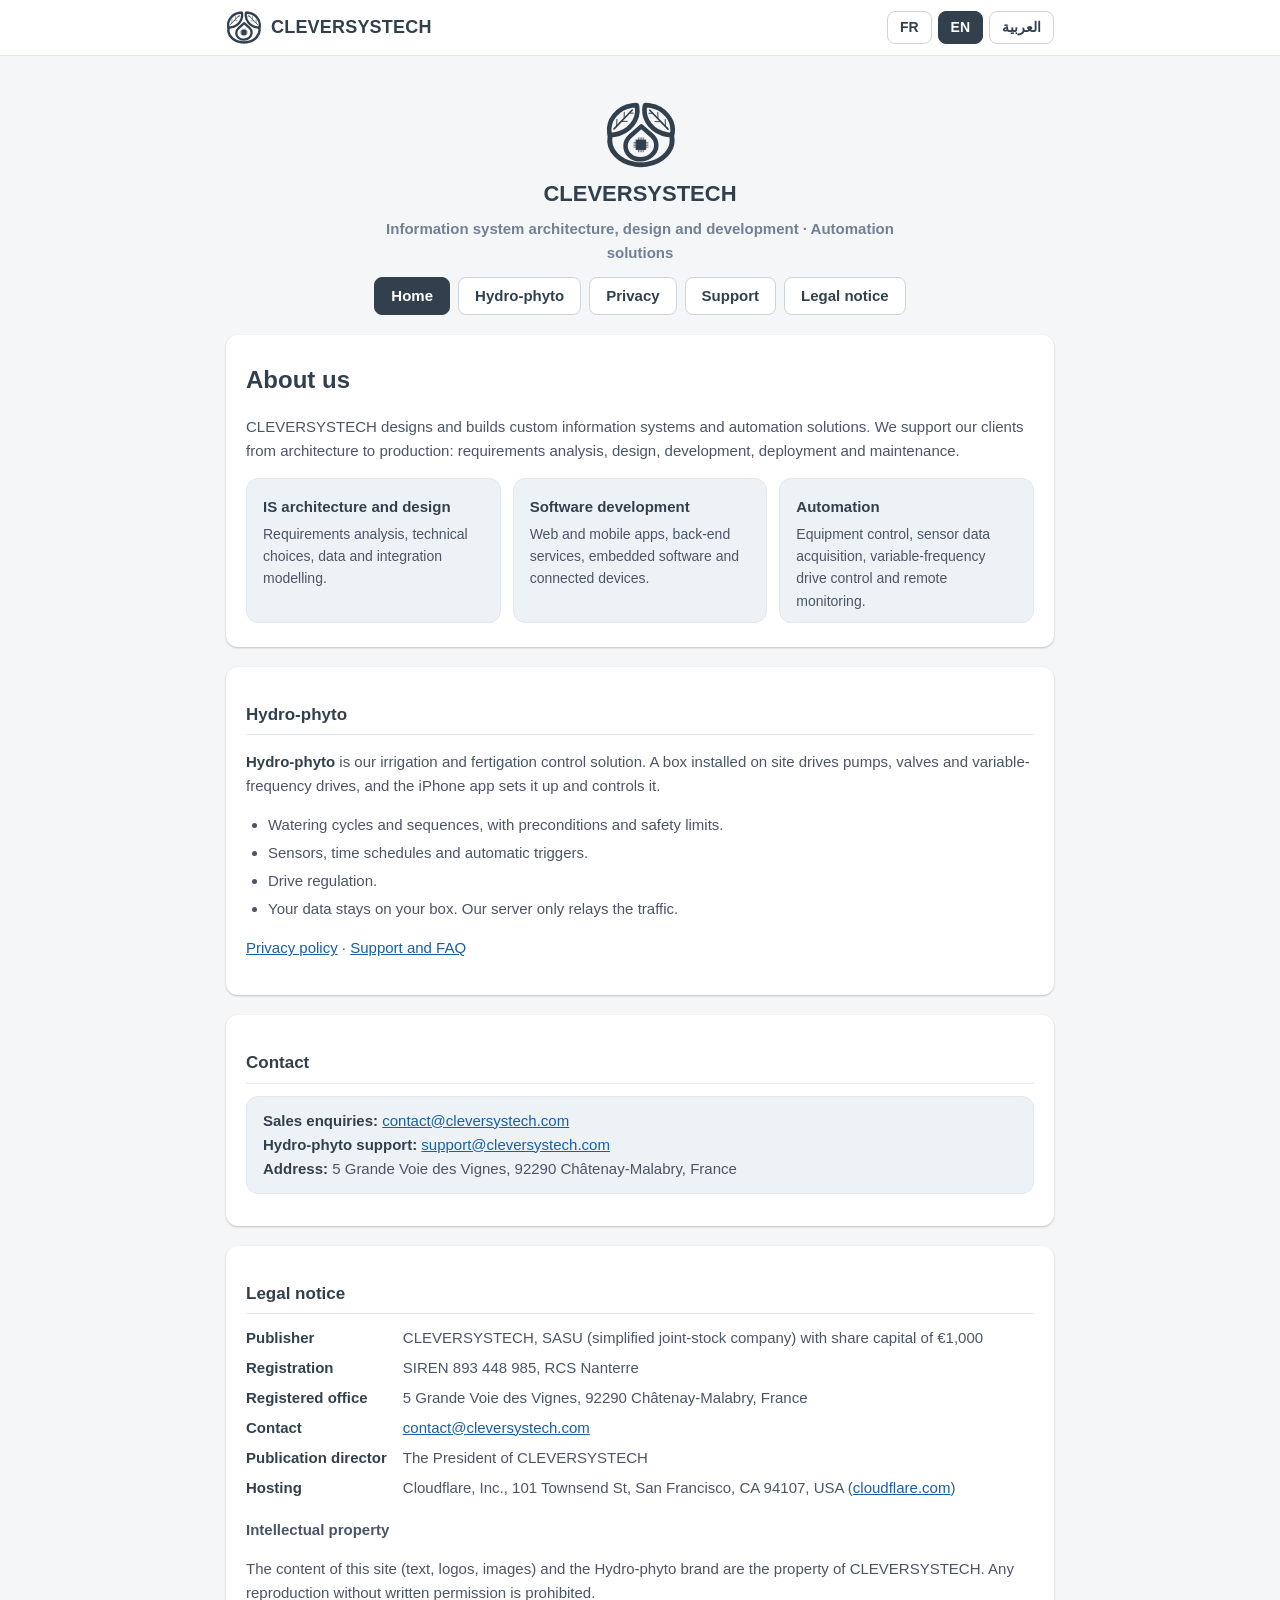
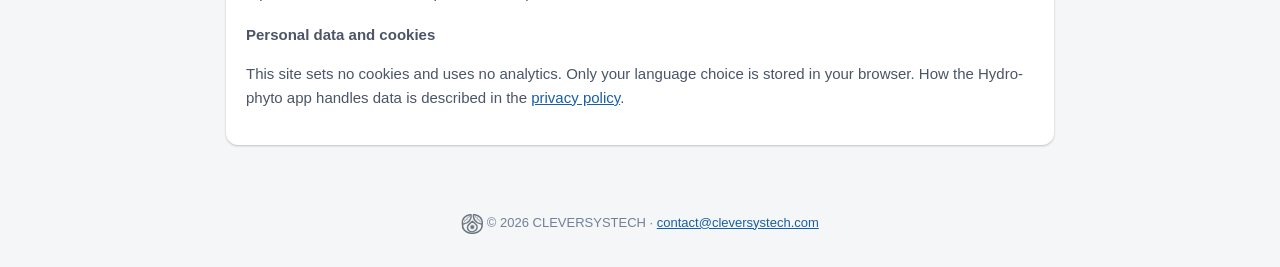
<file: index.html>
<!doctype html>
<html lang="fr" dir="ltr" data-lang="fr">
<head>
<meta charset="utf-8">
<meta name="viewport" content="width=device-width, initial-scale=1">
<title>CLEVERSYSTECH</title>
<meta name="description" content="CLEVERSYSTECH : architecture, conception et développement de systèmes d'information, solutions d'automatisation. Éditeur de Hydro-phyto.">
<meta name="theme-color" content="#32404e">
<link rel="icon" href="assets/img/favicon.svg" type="image/svg+xml">
<link rel="stylesheet" href="assets/css/style.css">
<script>window.PAGE_TITLES = {fr: "CLEVERSYSTECH", en: "CLEVERSYSTECH", ar: "CLEVERSYSTECH"};</script>
<script src="assets/js/lang.js" defer></script>
</head>
<body>

<header class="top">
  <div class="bar">
    <a class="brand" href="index.html"><picture><source srcset="assets/img/logo-light.svg" media="(prefers-color-scheme: dark)"><img class="logo" src="assets/img/logo.svg" alt="" aria-hidden="true" width="70" height="64"></picture><span>CLEVERSYSTECH</span></a>
    <div class="langs" role="group" aria-label="Language">
      <button type="button" data-set-lang="fr" aria-pressed="true">FR</button>
      <button type="button" data-set-lang="en" aria-pressed="false">EN</button>
      <button type="button" data-set-lang="ar" aria-pressed="false">العربية</button>
    </div>
  </div>
</header>

<main>

<!-- ============================== FR ============================== -->
<div data-content="fr" lang="fr" dir="ltr">
  <div class="hero"><picture><source srcset="assets/img/logo-light.svg" media="(prefers-color-scheme: dark)"><img class="logo" src="assets/img/logo.svg" alt="" width="70" height="64"></picture><span class="name">CLEVERSYSTECH</span><span class="tagline">Architecture, conception et développement de systèmes d'information · Solutions d'automatisation</span></div>

  <nav class="toc">
    <a href="index.html" aria-current="page">Accueil</a>
    <a href="#hydrophyto">Hydro-phyto</a>
    <a href="privacy.html">Confidentialité</a>
    <a href="support.html">Support</a>
    <a href="#legal">Mentions légales</a>
  </nav>

  <section class="card">
    <h1>Qui sommes-nous</h1>
    <p>CLEVERSYSTECH conçoit et développe des systèmes d'information et des solutions d'automatisation sur mesure. Nous accompagnons nos clients de l'architecture à la mise en production : analyse du besoin, conception, développement, déploiement et maintenance.</p>
    <div class="skills">
      <div class="skill"><h3>Architecture et conception de SI</h3><p>Analyse des besoins, choix techniques, modélisation des données et des échanges entre applications.</p></div>
      <div class="skill"><h3>Développement logiciel</h3><p>Applications web et mobiles, services serveur, logiciels embarqués et objets connectés.</p></div>
      <div class="skill"><h3>Automatisation</h3><p>Pilotage d'équipements, acquisition de mesures par capteurs, commande de variateurs et supervision à distance.</p></div>
    </div>
  </section>

  <section class="card" id="hydrophyto">
    <h2>Hydro-phyto</h2>
    <p><strong>Hydro-phyto</strong> est notre solution de pilotage de l'irrigation et de la fertigation. Une box installée sur l'exploitation commande les pompes, les vannes et les variateurs. L'application iPhone permet de la configurer et de la piloter.</p>
    <ul>
      <li>Cycles et séquences d'arrosage, avec conditions préalables et limites de sécurité.</li>
      <li>Capteurs, programmations horaires et déclencheurs automatiques.</li>
      <li>Régulation des variateurs.</li>
      <li>Vos données restent sur votre box. Notre serveur ne fait que relayer les échanges.</li>
    </ul>
    <p><a href="privacy.html">Politique de confidentialité</a> · <a href="support.html">Support et questions fréquentes</a></p>
  </section>

  <section class="card">
    <h2>Contact</h2>
    <div class="highlight">
      <strong>Demandes commerciales :</strong> <a href="mailto:contact@cleversystech.com">contact@cleversystech.com</a><br>
      <strong>Assistance Hydro-phyto :</strong> <a href="mailto:support@cleversystech.com">support@cleversystech.com</a><br>
      <strong>Adresse :</strong> 5 Grande Voie des Vignes, 92290 Châtenay-Malabry, France
    </div>
  </section>

  <section class="card" id="legal">
    <h2>Mentions légales</h2>
    <dl class="legal">
      <dt>Éditeur</dt><dd>CLEVERSYSTECH, SASU au capital de 1 000 €</dd>
      <dt>Immatriculation</dt><dd>SIREN 893 448 985, RCS Nanterre</dd>
      <dt>Siège social</dt><dd>5 Grande Voie des Vignes, 92290 Châtenay-Malabry, France</dd>
      <dt>Contact</dt><dd><a href="mailto:contact@cleversystech.com">contact@cleversystech.com</a></dd>
      <dt>Directeur de la publication</dt><dd>Le Président de CLEVERSYSTECH</dd>
      <dt>Hébergeur</dt><dd>Cloudflare, Inc., 101 Townsend St, San Francisco, CA 94107, États-Unis (<a href="https://www.cloudflare.com" rel="noopener">cloudflare.com</a>)</dd>
    </dl>
    <h3>Propriété intellectuelle</h3>
    <p>Les contenus de ce site (textes, logos, images) et la marque Hydro-phyto sont la propriété de CLEVERSYSTECH. Toute reproduction sans autorisation écrite est interdite.</p>
    <h3>Données personnelles et cookies</h3>
    <p>Ce site ne dépose aucun cookie et n'utilise aucun outil de mesure d'audience. Seul votre choix de langue est mémorisé dans votre navigateur. Le traitement des données par l'application Hydro-phyto est décrit dans la <a href="privacy.html">politique de confidentialité</a>.</p>
  </section>
</div>

<!-- ============================== EN ============================== -->
<div data-content="en" lang="en" dir="ltr">
  <div class="hero"><picture><source srcset="assets/img/logo-light.svg" media="(prefers-color-scheme: dark)"><img class="logo" src="assets/img/logo.svg" alt="" width="70" height="64"></picture><span class="name">CLEVERSYSTECH</span><span class="tagline">Information system architecture, design and development · Automation solutions</span></div>

  <nav class="toc">
    <a href="index.html" aria-current="page">Home</a>
    <a href="#hydrophyto-en">Hydro-phyto</a>
    <a href="privacy.html">Privacy</a>
    <a href="support.html">Support</a>
    <a href="#legal-en">Legal notice</a>
  </nav>

  <section class="card">
    <h1>About us</h1>
    <p>CLEVERSYSTECH designs and builds custom information systems and automation solutions. We support our clients from architecture to production: requirements analysis, design, development, deployment and maintenance.</p>
    <div class="skills">
      <div class="skill"><h3>IS architecture and design</h3><p>Requirements analysis, technical choices, data and integration modelling.</p></div>
      <div class="skill"><h3>Software development</h3><p>Web and mobile apps, back-end services, embedded software and connected devices.</p></div>
      <div class="skill"><h3>Automation</h3><p>Equipment control, sensor data acquisition, variable-frequency drive control and remote monitoring.</p></div>
    </div>
  </section>

  <section class="card" id="hydrophyto-en">
    <h2>Hydro-phyto</h2>
    <p><strong>Hydro-phyto</strong> is our irrigation and fertigation control solution. A box installed on site drives pumps, valves and variable-frequency drives, and the iPhone app sets it up and controls it.</p>
    <ul>
      <li>Watering cycles and sequences, with preconditions and safety limits.</li>
      <li>Sensors, time schedules and automatic triggers.</li>
      <li>Drive regulation.</li>
      <li>Your data stays on your box. Our server only relays the traffic.</li>
    </ul>
    <p><a href="privacy.html">Privacy policy</a> · <a href="support.html">Support and FAQ</a></p>
  </section>

  <section class="card">
    <h2>Contact</h2>
    <div class="highlight">
      <strong>Sales enquiries:</strong> <a href="mailto:contact@cleversystech.com">contact@cleversystech.com</a><br>
      <strong>Hydro-phyto support:</strong> <a href="mailto:support@cleversystech.com">support@cleversystech.com</a><br>
      <strong>Address:</strong> 5 Grande Voie des Vignes, 92290 Châtenay-Malabry, France
    </div>
  </section>

  <section class="card" id="legal-en">
    <h2>Legal notice</h2>
    <dl class="legal">
      <dt>Publisher</dt><dd>CLEVERSYSTECH, SASU (simplified joint-stock company) with share capital of €1,000</dd>
      <dt>Registration</dt><dd>SIREN 893 448 985, RCS Nanterre</dd>
      <dt>Registered office</dt><dd>5 Grande Voie des Vignes, 92290 Châtenay-Malabry, France</dd>
      <dt>Contact</dt><dd><a href="mailto:contact@cleversystech.com">contact@cleversystech.com</a></dd>
      <dt>Publication director</dt><dd>The President of CLEVERSYSTECH</dd>
      <dt>Hosting</dt><dd>Cloudflare, Inc., 101 Townsend St, San Francisco, CA 94107, USA (<a href="https://www.cloudflare.com" rel="noopener">cloudflare.com</a>)</dd>
    </dl>
    <h3>Intellectual property</h3>
    <p>The content of this site (text, logos, images) and the Hydro-phyto brand are the property of CLEVERSYSTECH. Any reproduction without written permission is prohibited.</p>
    <h3>Personal data and cookies</h3>
    <p>This site sets no cookies and uses no analytics. Only your language choice is stored in your browser. How the Hydro-phyto app handles data is described in the <a href="privacy.html">privacy policy</a>.</p>
  </section>
</div>

<!-- ============================== AR ============================== -->
<div data-content="ar" lang="ar" dir="rtl">
  <div class="hero"><picture><source srcset="assets/img/logo-light.svg" media="(prefers-color-scheme: dark)"><img class="logo" src="assets/img/logo.svg" alt="" width="70" height="64"></picture><span class="name">CLEVERSYSTECH</span><span class="tagline">هندسة نظم المعلومات وتصميمها وتطويرها · حلول الأتمتة</span></div>

  <nav class="toc">
    <a href="index.html" aria-current="page">الرئيسية</a>
    <a href="#hydrophyto-ar">Hydro-phyto</a>
    <a href="privacy.html">الخصوصية</a>
    <a href="support.html">الدعم</a>
    <a href="#legal-ar">البيانات القانونية</a>
  </nav>

  <section class="card">
    <h1>من نحن</h1>
    <p>تصمّم CLEVERSYSTECH وتطوّر نظم معلومات وحلول أتمتة حسب الطلب. نرافق عملاءنا من معمارية البرمجيات حتى التشغيل الفعلي: تحليل الاحتياجات، والتصميم، والتطوير، والنشر، والصيانة.</p>
    <div class="skills">
      <div class="skill"><h3>هندسة نظم المعلومات وتصميمها</h3><p>تحليل الاحتياجات، والخيارات التقنية، ونمذجة البيانات والتبادلات بين التطبيقات.</p></div>
      <div class="skill"><h3>تطوير البرمجيات</h3><p>تطبيقات الويب والهاتف، والخدمات الخلفية، والبرمجيات المدمجة والأجهزة المتصلة.</p></div>
      <div class="skill"><h3>الأتمتة</h3><p>التحكم في المعدات، وجمع القياسات من أجهزة الاستشعار، والتحكم في مغيّرات السرعة، والإشراف عن بُعد.</p></div>
    </div>
  </section>

  <section class="card" id="hydrophyto-ar">
    <h2>Hydro-phyto</h2>
    <p><strong>Hydro-phyto</strong> هو حلّنا للتحكم في الري والتسميد بالري. يتحكّم صندوق مثبّت في الموقع في المضخات والصمامات ومغيّرات السرعة، ويتيح تطبيق iPhone إعداده والتحكم فيه.</p>
    <ul>
      <li>دورات الري ومراحلها، مع شروط مسبقة وحدود أمان.</li>
      <li>أجهزة الاستشعار، والجداول الزمنية، والمشغِّلات الآلية.</li>
      <li>ضبط مغيّرات السرعة.</li>
      <li>تبقى بياناتك على صندوقك، ولا يقوم خادمنا إلا بتمرير الاتصالات.</li>
    </ul>
    <p><a href="privacy.html">سياسة الخصوصية</a> · <a href="support.html">الدعم والأسئلة الشائعة</a></p>
  </section>

  <section class="card">
    <h2>اتصل بنا</h2>
    <div class="highlight">
      <strong>الاستفسارات التجارية:</strong> <a href="mailto:contact@cleversystech.com">contact@cleversystech.com</a><br>
      <strong>دعم Hydro-phyto:</strong> <a href="mailto:support@cleversystech.com">support@cleversystech.com</a><br>
      <strong>العنوان:</strong> <span dir="ltr">5 Grande Voie des Vignes, 92290 Châtenay-Malabry, France</span>
    </div>
  </section>

  <section class="card" id="legal-ar">
    <h2>البيانات القانونية</h2>
    <dl class="legal">
      <dt>الناشر</dt><dd>CLEVERSYSTECH، شركة مساهمة مبسّطة ذات شريك واحد (SASU) برأس مال قدره 1 000 يورو</dd>
      <dt>التسجيل</dt><dd><span dir="ltr">SIREN 893 448 985</span>، RCS Nanterre</dd>
      <dt>المقر الرئيسي</dt><dd><span dir="ltr">5 Grande Voie des Vignes, 92290 Châtenay-Malabry, France</span></dd>
      <dt>التواصل</dt><dd><a href="mailto:contact@cleversystech.com">contact@cleversystech.com</a></dd>
      <dt>مدير النشر</dt><dd>رئيس شركة CLEVERSYSTECH</dd>
      <dt>الاستضافة</dt><dd><span dir="ltr">Cloudflare, Inc., 101 Townsend St, San Francisco, CA 94107, USA</span> (<a href="https://www.cloudflare.com" rel="noopener">cloudflare.com</a>)</dd>
    </dl>
    <h3>الملكية الفكرية</h3>
    <p>محتويات هذا الموقع (النصوص والشعارات والصور) وعلامة Hydro-phyto ملك لشركة CLEVERSYSTECH. يُمنع أي نسخ دون إذن كتابي.</p>
    <h3>البيانات الشخصية وملفات تعريف الارتباط</h3>
    <p>لا يستخدم هذا الموقع أي ملفات تعريف ارتباط ولا أي أداة لقياس الزيارات. يُحفظ اختيارك للغة فقط في متصفحك. أما طريقة معالجة تطبيق Hydro-phyto للبيانات فهي موضّحة في <a href="privacy.html">سياسة الخصوصية</a>.</p>
  </section>
</div>

</main>

<footer><picture><source srcset="assets/img/logo-light.svg" media="(prefers-color-scheme: dark)"><img class="logo" src="assets/img/logo.svg" alt="" aria-hidden="true" width="70" height="64"></picture> © 2026 CLEVERSYSTECH · <a href="mailto:contact@cleversystech.com">contact@cleversystech.com</a></footer>
</body>
</html>
</file>
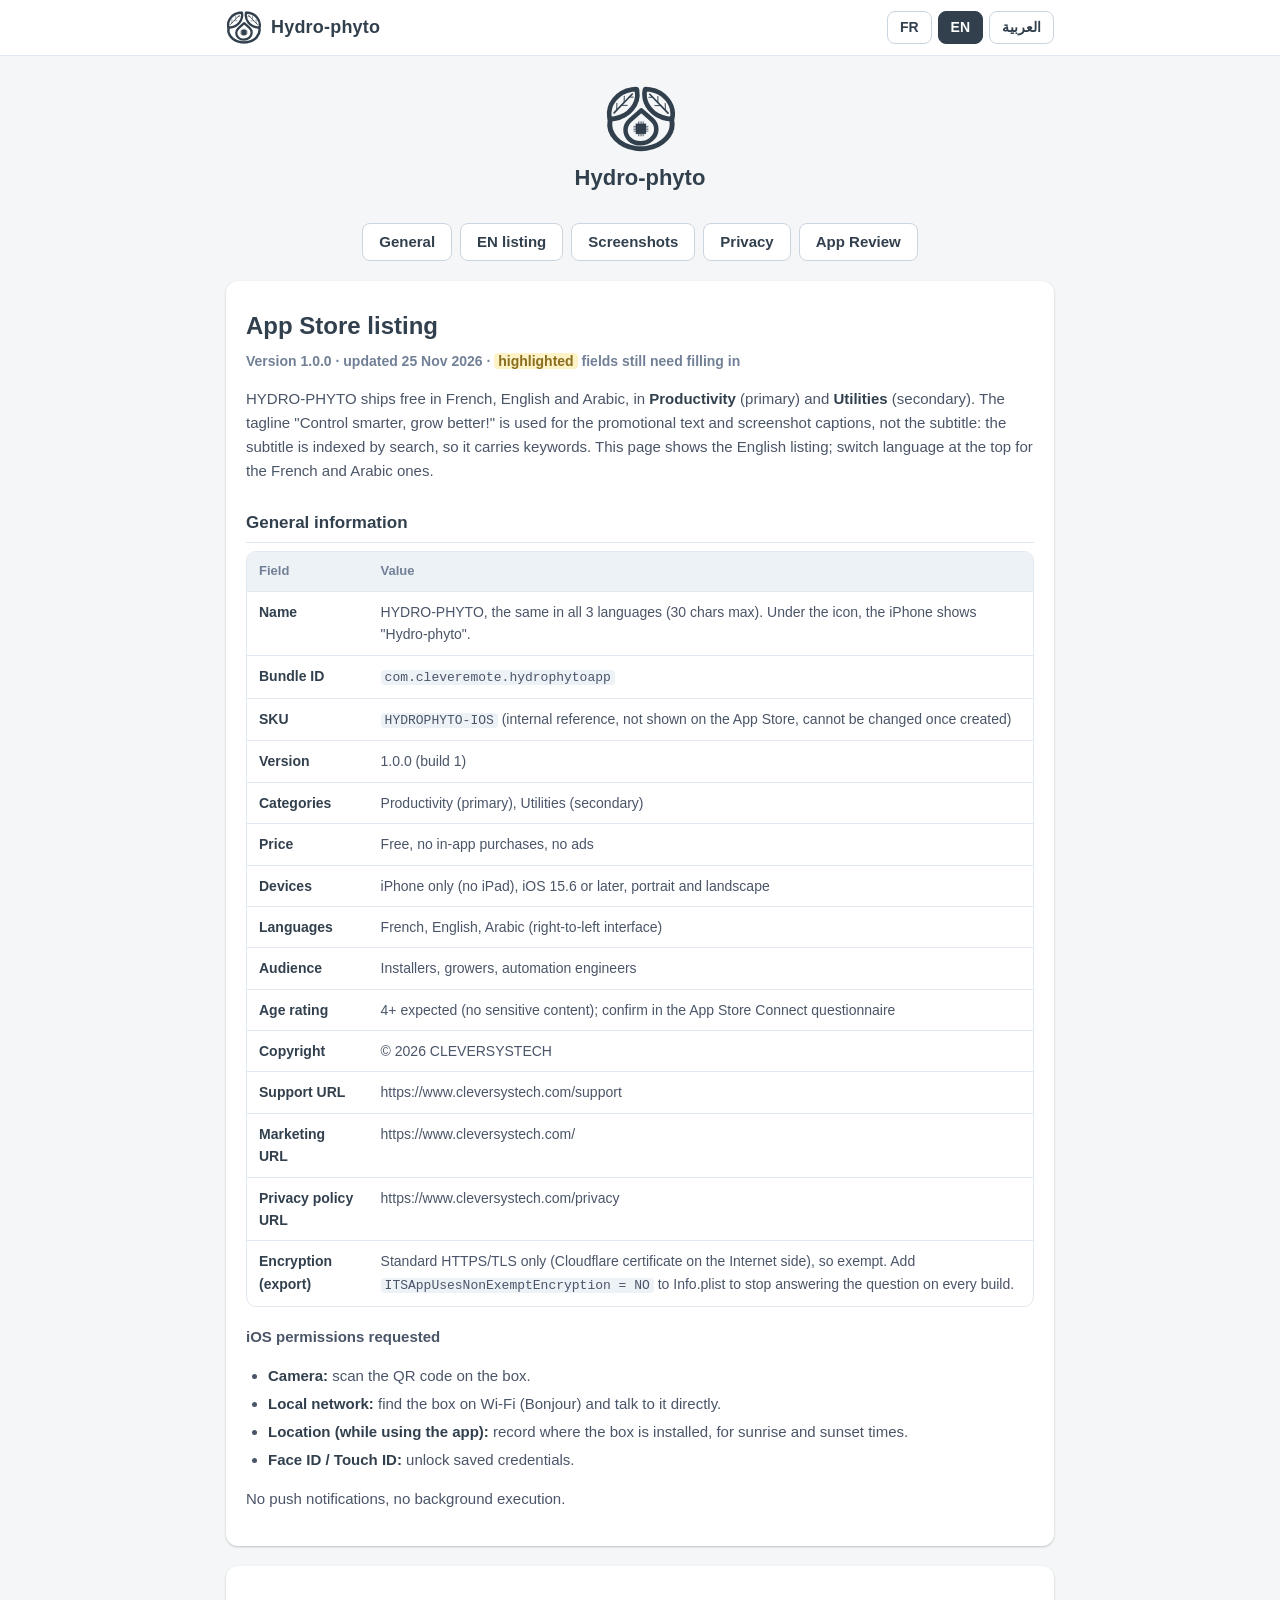
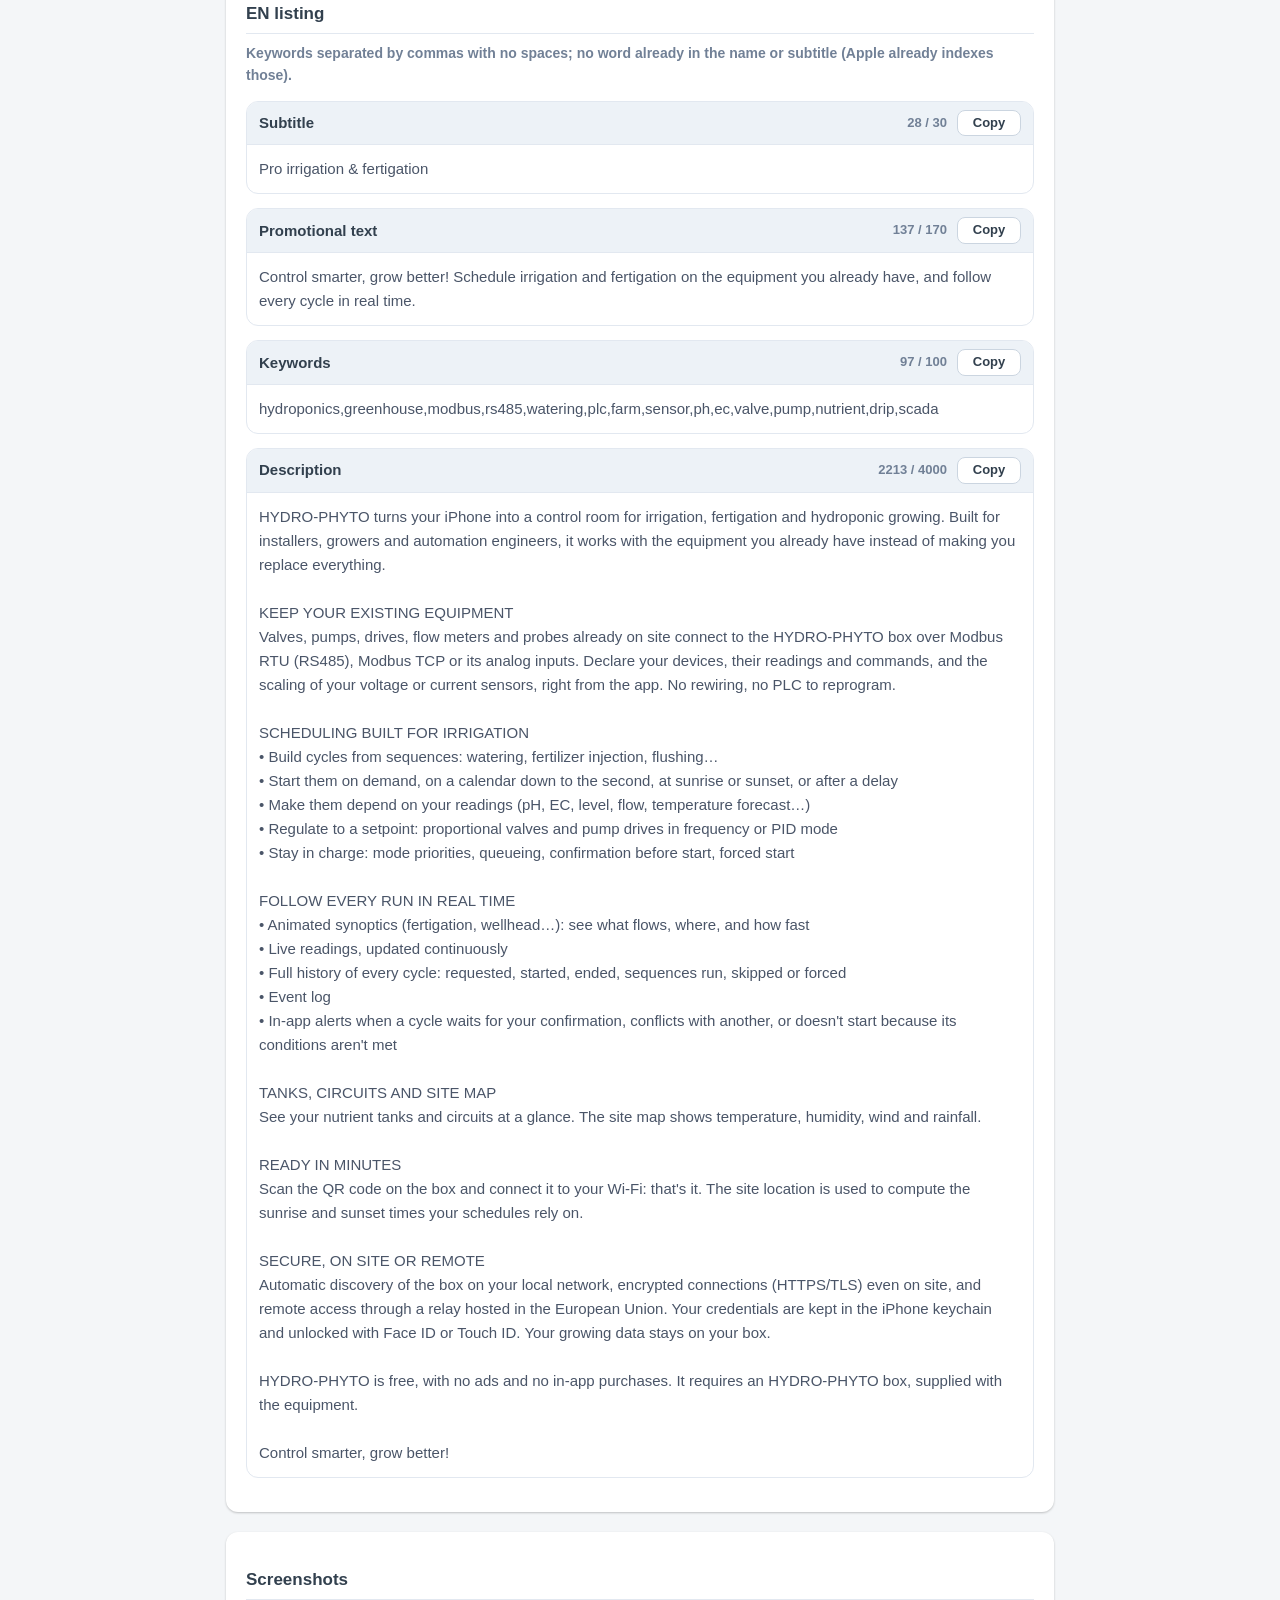
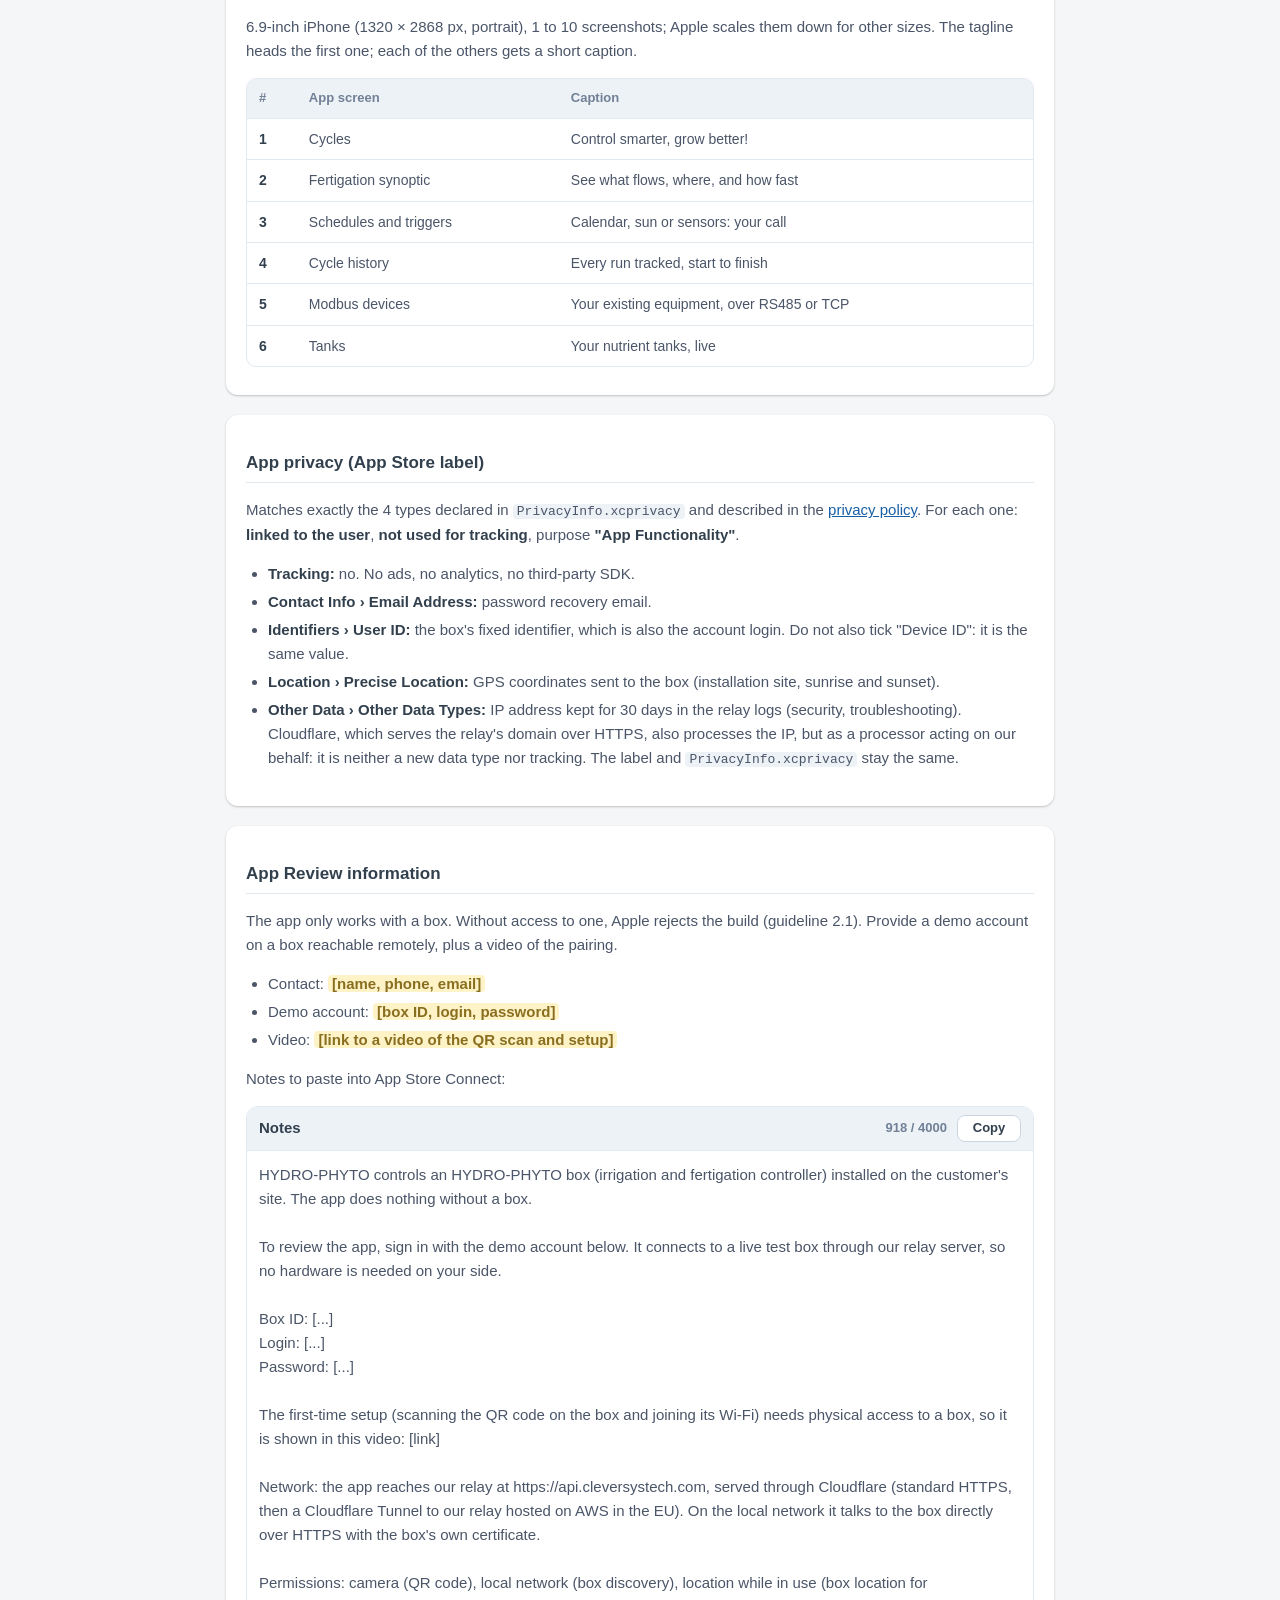
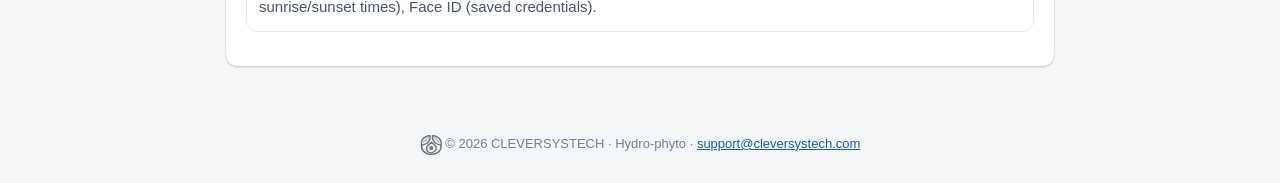
<file: app-store.html>
<!doctype html>
<html lang="fr" dir="ltr" data-lang="fr">
<head>
<meta charset="utf-8">
<meta name="viewport" content="width=device-width, initial-scale=1">
<meta name="robots" content="noindex, nofollow">
<title>Hydro-phyto – Fiche App Store</title>
<meta name="description" content="Fiche App Store de l'application Hydro-phyto (CLEVERSYSTECH) en français, anglais et arabe.">
<meta name="theme-color" content="#32404e">
<link rel="icon" href="assets/img/favicon.svg" type="image/svg+xml">
<link rel="stylesheet" href="assets/css/style.css">
<script>window.PAGE_TITLES = {fr: "Hydro-phyto – Fiche App Store", en: "Hydro-phyto – App Store listing", ar: "Hydro-phyto – بطاقة App Store"};</script>
<script src="assets/js/lang.js" defer></script>
<script src="assets/js/listing.js" defer></script>
</head>
<body>

<header class="top">
  <div class="bar">
    <a class="brand" href="index.html"><picture><source srcset="assets/img/logo-light.svg" media="(prefers-color-scheme: dark)"><img class="logo" src="assets/img/logo.svg" alt="" aria-hidden="true" width="70" height="64"></picture><span>Hydro-phyto</span></a>
    <div class="langs" role="group" aria-label="Language">
      <button type="button" data-set-lang="fr" aria-pressed="true">FR</button>
      <button type="button" data-set-lang="en" aria-pressed="false">EN</button>
      <button type="button" data-set-lang="ar" aria-pressed="false">العربية</button>
    </div>
  </div>
</header>

<div class="hero"><picture><source srcset="assets/img/logo-light.svg" media="(prefers-color-scheme: dark)"><img class="logo" src="assets/img/logo.svg" alt="Hydro-phyto" width="70" height="64"></picture><span class="name">Hydro-phyto</span></div>

<main>

<!-- ============================== FRANÇAIS ============================== -->
<div data-content="fr" lang="fr" dir="ltr">
  <nav class="toc">
    <a href="#fr-general">Général</a>
    <a href="#fr-fiche">Fiche FR</a>
    <a href="#fr-captures">Captures</a>
    <a href="#fr-privacy">Confidentialité</a>
    <a href="#fr-review">App Review</a>
  </nav>

  <section class="card" id="fr-general">
    <h1>Fiche App Store</h1>
    <p class="meta">Version 1.0.0 · mise à jour le 25 nov. 2026 · les champs <span class="todo">surlignés</span> restent à compléter</p>
    <p>HYDRO-PHYTO est publiée gratuitement en français, en anglais et en arabe, dans <strong>Productivité</strong> (principale) et <strong>Utilitaires</strong> (secondaire). Le slogan « Control smarter, grow better! » sert au texte promotionnel et aux légendes des captures, pas au sous-titre : le sous-titre est indexé par la recherche, il porte donc des mots-clés. Cette page montre la fiche française ; changez de langue en haut pour les fiches anglaise et arabe.</p>

    <h2>Informations générales</h2>
    <div class="table-wrap"><table>
      <thead><tr><th>Champ</th><th>Valeur</th></tr></thead>
      <tbody>
        <tr><td>Nom</td><td>HYDRO-PHYTO, identique dans les 3 langues (30 car. max). Sous l'icône, l'iPhone affiche « Hydro-phyto ».</td></tr>
        <tr><td>Identifiant (bundle ID)</td><td><code>com.cleveremote.hydrophytoapp</code></td></tr>
        <tr><td>SKU</td><td><code>HYDROPHYTO-IOS</code> (référence interne, invisible sur l'App Store, non modifiable après création)</td></tr>
        <tr><td>Version</td><td>1.0.0 (build 1)</td></tr>
        <tr><td>Catégories</td><td>Productivité (principale), Utilitaires (secondaire)</td></tr>
        <tr><td>Prix</td><td>Gratuit, sans achat intégré, sans publicité</td></tr>
        <tr><td>Appareils</td><td>iPhone uniquement (pas d'iPad), iOS 15.6 ou ultérieur, portrait et paysage</td></tr>
        <tr><td>Langues</td><td>Français, anglais, arabe (interface de droite à gauche)</td></tr>
        <tr><td>Public</td><td>Installateurs, agriculteurs, automaticiens</td></tr>
        <tr><td>Classification d'âge</td><td>4+ attendu (aucun contenu sensible) ; à confirmer dans le questionnaire App Store Connect</td></tr>
        <tr><td>Copyright</td><td>© 2026 CLEVERSYSTECH</td></tr>
        <tr><td>URL d'assistance</td><td>https://www.cleversystech.com/support</td></tr>
        <tr><td>URL marketing</td><td>https://www.cleversystech.com/</td></tr>
        <tr><td>URL de confidentialité</td><td>https://www.cleversystech.com/privacy</td></tr>
        <tr><td>Chiffrement (export)</td><td>HTTPS/TLS standard uniquement (certificat Cloudflare côté Internet), donc exempté. Ajouter <code>ITSAppUsesNonExemptEncryption = NO</code> à l'Info.plist pour ne plus répondre à la question à chaque build.</td></tr>
      </tbody>
    </table></div>

    <h3>Autorisations iOS demandées</h3>
    <ul>
      <li><strong>Appareil photo :</strong> scanner le QR code de la box.</li>
      <li><strong>Réseau local :</strong> découvrir la box sur le Wi-Fi (Bonjour) et lui parler directement.</li>
      <li><strong>Localisation (lorsque l'app est active) :</strong> enregistrer le lieu d'installation, pour les heures de lever et de coucher du soleil.</li>
      <li><strong>Face ID / Touch ID :</strong> déverrouiller les identifiants mémorisés.</li>
    </ul>
    <p>Pas de notifications push, pas d'exécution en arrière-plan.</p>
  </section>

  <section class="card" id="fr-fiche">
    <h2>Fiche FR</h2>
    <p class="meta">Mots-clés séparés par des virgules sans espace ; aucun mot déjà présent dans le nom ou le sous-titre (Apple les indexe déjà).</p>

    <div class="field"><div class="field-head"><span class="field-name">Sous-titre</span><span class="count" data-limit="30"></span><button type="button" class="copy">Copier</button></div>
<div class="copytext">Irrigation et fertigation pro</div></div>

    <div class="field"><div class="field-head"><span class="field-name">Texte promotionnel</span><span class="count" data-limit="170"></span><button type="button" class="copy">Copier</button></div>
<div class="copytext">Pilotez mieux, cultivez mieux ! Programmez irrigation et fertigation sur votre installation existante et suivez chaque cycle en temps réel.</div></div>

    <div class="field"><div class="field-head"><span class="field-name">Mots-clés</span><span class="count" data-limit="100"></span><button type="button" class="copy">Copier</button></div>
<div class="copytext">hydroponie,serre,modbus,rs485,arrosage,automate,maraîchage,capteur,ph,ec,vanne,pompe,agriculture</div></div>

    <div class="field"><div class="field-head"><span class="field-name">Description</span><span class="count" data-limit="4000"></span><button type="button" class="copy">Copier</button></div>
<div class="copytext">HYDRO-PHYTO transforme votre iPhone en poste de pilotage pour l'irrigation, la fertigation et la culture hydroponique. Conçue pour les installateurs, les agriculteurs et les automaticiens, elle s'appuie sur votre matériel existant au lieu de vous imposer de tout remplacer.

RÉUTILISEZ VOTRE INSTALLATION
Vannes, pompes, variateurs, débitmètres et sondes déjà en place se raccordent au boîtier HYDRO-PHYTO en Modbus RTU (RS485), Modbus TCP ou sur ses entrées analogiques. Déclarez vos équipements, leurs lectures et leurs commandes, et la mise à l'échelle de vos capteurs en tension ou en courant, directement depuis l'application. Pas de chantier, pas d'automate à reprogrammer.

UNE PROGRAMMATION PENSÉE POUR L'IRRIGATION
• Composez vos cycles à partir de séquences : arrosage, injection d'engrais, rinçage…
• Lancez-les à la demande, selon un calendrier précis à la seconde, au lever ou au coucher du soleil, ou après un délai
• Conditionnez le démarrage à vos mesures (pH, EC, niveau, débit, prévisions de température…)
• Régulez à la consigne : vannes proportionnelles et variateurs de pompe en fréquence ou en PID
• Gardez la main : priorités entre modes, file d'attente, confirmation avant démarrage, forçage

SUIVEZ CHAQUE EXÉCUTION EN TEMPS RÉEL
• Synoptiques animés (fertigation, tête de forage…) : voyez ce qui coule, où, et à quel débit
• Mesures en direct, mises à jour en continu
• Historique de chaque cycle : demande, démarrage, fin, séquences exécutées, ignorées ou forcées
• Journal des événements
• Alertes dans l'application quand un cycle attend votre confirmation, entre en conflit avec un autre ou ne démarre pas faute de conditions réunies

CUVES, CIRCUITS ET PLAN
Suivez vos bacs de solution nutritive et vos circuits d'un coup d'œil. Le plan de l'exploitation affiche température, humidité, vent et précipitations.

PRÊT EN QUELQUES MINUTES
Scannez le QR code du boîtier, connectez-le à votre Wi-Fi : c'est prêt. La position de l'installation sert à calculer les heures de lever et de coucher du soleil de vos programmations.

SÉCURISÉ, EN LOCAL COMME À DISTANCE
Découverte automatique du boîtier sur le réseau local, connexions chiffrées (HTTPS/TLS) même en local, accès à distance par un relais hébergé dans l'Union européenne. Vos identifiants sont protégés dans le trousseau de l'iPhone et se déverrouillent avec Face ID ou Touch ID. Vos données de culture restent sur votre boîtier.

HYDRO-PHYTO est gratuite, sans publicité ni achat intégré. Elle nécessite un boîtier HYDRO-PHYTO, fourni avec le matériel.

Control smarter, grow better!</div></div>
  </section>

  <section class="card" id="fr-captures">
    <h2>Captures d'écran</h2>
    <p>iPhone 6,9 pouces (1320 × 2868 px, portrait), de 1 à 10 captures ; Apple les réduit pour les autres tailles. Le slogan sert de titre à la première, une légende courte accompagne les suivantes.</p>
    <div class="table-wrap"><table>
      <thead><tr><th>#</th><th>Écran de l'app</th><th>Légende</th></tr></thead>
      <tbody>
        <tr><td>1</td><td>Cycles</td><td>Control smarter, grow better!</td></tr>
        <tr><td>2</td><td>Synoptique fertigation</td><td>Voyez ce qui coule, où, et à quel débit</td></tr>
        <tr><td>3</td><td>Planifications et déclencheurs</td><td>Calendrier, soleil ou capteurs : vous choisissez</td></tr>
        <tr><td>4</td><td>Historique d'un cycle</td><td>Chaque cycle tracé, du départ à la fin</td></tr>
        <tr><td>5</td><td>Équipements Modbus</td><td>Votre matériel existant, en RS485 ou TCP</td></tr>
        <tr><td>6</td><td>Bacs</td><td>Vos cuves de solution nutritive en direct</td></tr>
      </tbody>
    </table></div>
  </section>

  <section class="card" id="fr-privacy">
    <h2>Confidentialité de l'app (étiquette App Store)</h2>
    <p>Reprend exactement les 4 types déclarés dans <code>PrivacyInfo.xcprivacy</code> et décrits dans la <a href="privacy.html">politique de confidentialité</a>. Pour chacun : <strong>lié à l'utilisateur</strong>, <strong>pas de suivi</strong>, finalité <strong>« Fonctionnalité de l'app »</strong>.</p>
    <ul>
      <li><strong>Suivi (tracking) :</strong> non. Ni publicité, ni mesure d'audience, ni SDK tiers.</li>
      <li><strong>Coordonnées › Adresse e-mail :</strong> e-mail de récupération du mot de passe.</li>
      <li><strong>Identifiants › Identifiant d'utilisateur :</strong> identifiant fixe de la box, qui sert aussi de login du compte. Ne pas cocher en plus « Identifiant de l'appareil » : c'est la même valeur.</li>
      <li><strong>Localisation › Position précise :</strong> coordonnées GPS envoyées à la box (lieu d'installation, lever et coucher du soleil).</li>
      <li><strong>Autres données › Autres types de données :</strong> adresse IP conservée 30 jours dans les journaux du relais (sécurité, diagnostic). Cloudflare, qui sert le domaine du relais en HTTPS, traite aussi l'IP, mais en tant que sous-traitant pour notre compte : ce n'est ni un nouveau type de donnée ni du suivi. L'étiquette et <code>PrivacyInfo.xcprivacy</code> ne changent pas.</li>
    </ul>
  </section>

  <section class="card" id="fr-review">
    <h2>Informations pour App Review</h2>
    <p>L'app ne fonctionne qu'avec une box. Sans accès à une box, Apple refuse la version (règle 2.1). Il faut donc fournir un compte de démonstration sur une box joignable à distance, plus une vidéo de l'appairage.</p>
    <ul>
      <li>Contact : <span class="todo">[nom, téléphone, e-mail]</span></li>
      <li>Compte de démonstration : <span class="todo">[identifiant de la box, login, mot de passe]</span></li>
      <li>Vidéo : <span class="todo">[lien vers une vidéo du scan QR et de la configuration]</span></li>
    </ul>
    <p>Notes à coller dans App Store Connect (en anglais, langue des réviseurs) :</p>
    <div class="field"><div class="field-head"><span class="field-name">Notes</span><span class="count" data-limit="4000"></span><button type="button" class="copy">Copier</button></div>
<div class="copytext">HYDRO-PHYTO controls an HYDRO-PHYTO box (irrigation and fertigation controller) installed on the customer's site. The app does nothing without a box.

To review the app, sign in with the demo account below. It connects to a live test box through our relay server, so no hardware is needed on your side.

Box ID: [...]
Login: [...]
Password: [...]

The first-time setup (scanning the QR code on the box and joining its Wi-Fi) needs physical access to a box, so it is shown in this video: [link]

Network: the app reaches our relay at https://api.cleversystech.com, served through Cloudflare (standard HTTPS, then a Cloudflare Tunnel to our relay hosted on AWS in the EU). On the local network it talks to the box directly over HTTPS with the box's own certificate.

Permissions: camera (QR code), local network (box discovery), location while in use (box location for sunrise/sunset times), Face ID (saved credentials).</div></div>
  </section>
</div>

<!-- ============================== ENGLISH ============================== -->
<div data-content="en" lang="en" dir="ltr">
  <nav class="toc">
    <a href="#en-general">General</a>
    <a href="#en-listing">EN listing</a>
    <a href="#en-screens">Screenshots</a>
    <a href="#en-privacy">Privacy</a>
    <a href="#en-review">App Review</a>
  </nav>

  <section class="card" id="en-general">
    <h1>App Store listing</h1>
    <p class="meta">Version 1.0.0 · updated 25 Nov 2026 · <span class="todo">highlighted</span> fields still need filling in</p>
    <p>HYDRO-PHYTO ships free in French, English and Arabic, in <strong>Productivity</strong> (primary) and <strong>Utilities</strong> (secondary). The tagline "Control smarter, grow better!" is used for the promotional text and screenshot captions, not the subtitle: the subtitle is indexed by search, so it carries keywords. This page shows the English listing; switch language at the top for the French and Arabic ones.</p>

    <h2>General information</h2>
    <div class="table-wrap"><table>
      <thead><tr><th>Field</th><th>Value</th></tr></thead>
      <tbody>
        <tr><td>Name</td><td>HYDRO-PHYTO, the same in all 3 languages (30 chars max). Under the icon, the iPhone shows "Hydro-phyto".</td></tr>
        <tr><td>Bundle ID</td><td><code>com.cleveremote.hydrophytoapp</code></td></tr>
        <tr><td>SKU</td><td><code>HYDROPHYTO-IOS</code> (internal reference, not shown on the App Store, cannot be changed once created)</td></tr>
        <tr><td>Version</td><td>1.0.0 (build 1)</td></tr>
        <tr><td>Categories</td><td>Productivity (primary), Utilities (secondary)</td></tr>
        <tr><td>Price</td><td>Free, no in-app purchases, no ads</td></tr>
        <tr><td>Devices</td><td>iPhone only (no iPad), iOS 15.6 or later, portrait and landscape</td></tr>
        <tr><td>Languages</td><td>French, English, Arabic (right-to-left interface)</td></tr>
        <tr><td>Audience</td><td>Installers, growers, automation engineers</td></tr>
        <tr><td>Age rating</td><td>4+ expected (no sensitive content); confirm in the App Store Connect questionnaire</td></tr>
        <tr><td>Copyright</td><td>© 2026 CLEVERSYSTECH</td></tr>
        <tr><td>Support URL</td><td>https://www.cleversystech.com/support</td></tr>
        <tr><td>Marketing URL</td><td>https://www.cleversystech.com/</td></tr>
        <tr><td>Privacy policy URL</td><td>https://www.cleversystech.com/privacy</td></tr>
        <tr><td>Encryption (export)</td><td>Standard HTTPS/TLS only (Cloudflare certificate on the Internet side), so exempt. Add <code>ITSAppUsesNonExemptEncryption = NO</code> to Info.plist to stop answering the question on every build.</td></tr>
      </tbody>
    </table></div>

    <h3>iOS permissions requested</h3>
    <ul>
      <li><strong>Camera:</strong> scan the QR code on the box.</li>
      <li><strong>Local network:</strong> find the box on Wi-Fi (Bonjour) and talk to it directly.</li>
      <li><strong>Location (while using the app):</strong> record where the box is installed, for sunrise and sunset times.</li>
      <li><strong>Face ID / Touch ID:</strong> unlock saved credentials.</li>
    </ul>
    <p>No push notifications, no background execution.</p>
  </section>

  <section class="card" id="en-listing">
    <h2>EN listing</h2>
    <p class="meta">Keywords separated by commas with no spaces; no word already in the name or subtitle (Apple already indexes those).</p>

    <div class="field"><div class="field-head"><span class="field-name">Subtitle</span><span class="count" data-limit="30"></span><button type="button" class="copy">Copy</button></div>
<div class="copytext">Pro irrigation &amp; fertigation</div></div>

    <div class="field"><div class="field-head"><span class="field-name">Promotional text</span><span class="count" data-limit="170"></span><button type="button" class="copy">Copy</button></div>
<div class="copytext">Control smarter, grow better! Schedule irrigation and fertigation on the equipment you already have, and follow every cycle in real time.</div></div>

    <div class="field"><div class="field-head"><span class="field-name">Keywords</span><span class="count" data-limit="100"></span><button type="button" class="copy">Copy</button></div>
<div class="copytext">hydroponics,greenhouse,modbus,rs485,watering,plc,farm,sensor,ph,ec,valve,pump,nutrient,drip,scada</div></div>

    <div class="field"><div class="field-head"><span class="field-name">Description</span><span class="count" data-limit="4000"></span><button type="button" class="copy">Copy</button></div>
<div class="copytext">HYDRO-PHYTO turns your iPhone into a control room for irrigation, fertigation and hydroponic growing. Built for installers, growers and automation engineers, it works with the equipment you already have instead of making you replace everything.

KEEP YOUR EXISTING EQUIPMENT
Valves, pumps, drives, flow meters and probes already on site connect to the HYDRO-PHYTO box over Modbus RTU (RS485), Modbus TCP or its analog inputs. Declare your devices, their readings and commands, and the scaling of your voltage or current sensors, right from the app. No rewiring, no PLC to reprogram.

SCHEDULING BUILT FOR IRRIGATION
• Build cycles from sequences: watering, fertilizer injection, flushing…
• Start them on demand, on a calendar down to the second, at sunrise or sunset, or after a delay
• Make them depend on your readings (pH, EC, level, flow, temperature forecast…)
• Regulate to a setpoint: proportional valves and pump drives in frequency or PID mode
• Stay in charge: mode priorities, queueing, confirmation before start, forced start

FOLLOW EVERY RUN IN REAL TIME
• Animated synoptics (fertigation, wellhead…): see what flows, where, and how fast
• Live readings, updated continuously
• Full history of every cycle: requested, started, ended, sequences run, skipped or forced
• Event log
• In-app alerts when a cycle waits for your confirmation, conflicts with another, or doesn't start because its conditions aren't met

TANKS, CIRCUITS AND SITE MAP
See your nutrient tanks and circuits at a glance. The site map shows temperature, humidity, wind and rainfall.

READY IN MINUTES
Scan the QR code on the box and connect it to your Wi-Fi: that's it. The site location is used to compute the sunrise and sunset times your schedules rely on.

SECURE, ON SITE OR REMOTE
Automatic discovery of the box on your local network, encrypted connections (HTTPS/TLS) even on site, and remote access through a relay hosted in the European Union. Your credentials are kept in the iPhone keychain and unlocked with Face ID or Touch ID. Your growing data stays on your box.

HYDRO-PHYTO is free, with no ads and no in-app purchases. It requires an HYDRO-PHYTO box, supplied with the equipment.

Control smarter, grow better!</div></div>
  </section>

  <section class="card" id="en-screens">
    <h2>Screenshots</h2>
    <p>6.9-inch iPhone (1320 × 2868 px, portrait), 1 to 10 screenshots; Apple scales them down for other sizes. The tagline heads the first one; each of the others gets a short caption.</p>
    <div class="table-wrap"><table>
      <thead><tr><th>#</th><th>App screen</th><th>Caption</th></tr></thead>
      <tbody>
        <tr><td>1</td><td>Cycles</td><td>Control smarter, grow better!</td></tr>
        <tr><td>2</td><td>Fertigation synoptic</td><td>See what flows, where, and how fast</td></tr>
        <tr><td>3</td><td>Schedules and triggers</td><td>Calendar, sun or sensors: your call</td></tr>
        <tr><td>4</td><td>Cycle history</td><td>Every run tracked, start to finish</td></tr>
        <tr><td>5</td><td>Modbus devices</td><td>Your existing equipment, over RS485 or TCP</td></tr>
        <tr><td>6</td><td>Tanks</td><td>Your nutrient tanks, live</td></tr>
      </tbody>
    </table></div>
  </section>

  <section class="card" id="en-privacy">
    <h2>App privacy (App Store label)</h2>
    <p>Matches exactly the 4 types declared in <code>PrivacyInfo.xcprivacy</code> and described in the <a href="privacy.html">privacy policy</a>. For each one: <strong>linked to the user</strong>, <strong>not used for tracking</strong>, purpose <strong>"App Functionality"</strong>.</p>
    <ul>
      <li><strong>Tracking:</strong> no. No ads, no analytics, no third-party SDK.</li>
      <li><strong>Contact Info › Email Address:</strong> password recovery email.</li>
      <li><strong>Identifiers › User ID:</strong> the box's fixed identifier, which is also the account login. Do not also tick "Device ID": it is the same value.</li>
      <li><strong>Location › Precise Location:</strong> GPS coordinates sent to the box (installation site, sunrise and sunset).</li>
      <li><strong>Other Data › Other Data Types:</strong> IP address kept for 30 days in the relay logs (security, troubleshooting). Cloudflare, which serves the relay's domain over HTTPS, also processes the IP, but as a processor acting on our behalf: it is neither a new data type nor tracking. The label and <code>PrivacyInfo.xcprivacy</code> stay the same.</li>
    </ul>
  </section>

  <section class="card" id="en-review">
    <h2>App Review information</h2>
    <p>The app only works with a box. Without access to one, Apple rejects the build (guideline 2.1). Provide a demo account on a box reachable remotely, plus a video of the pairing.</p>
    <ul>
      <li>Contact: <span class="todo">[name, phone, email]</span></li>
      <li>Demo account: <span class="todo">[box ID, login, password]</span></li>
      <li>Video: <span class="todo">[link to a video of the QR scan and setup]</span></li>
    </ul>
    <p>Notes to paste into App Store Connect:</p>
    <div class="field"><div class="field-head"><span class="field-name">Notes</span><span class="count" data-limit="4000"></span><button type="button" class="copy">Copy</button></div>
<div class="copytext">HYDRO-PHYTO controls an HYDRO-PHYTO box (irrigation and fertigation controller) installed on the customer's site. The app does nothing without a box.

To review the app, sign in with the demo account below. It connects to a live test box through our relay server, so no hardware is needed on your side.

Box ID: [...]
Login: [...]
Password: [...]

The first-time setup (scanning the QR code on the box and joining its Wi-Fi) needs physical access to a box, so it is shown in this video: [link]

Network: the app reaches our relay at https://api.cleversystech.com, served through Cloudflare (standard HTTPS, then a Cloudflare Tunnel to our relay hosted on AWS in the EU). On the local network it talks to the box directly over HTTPS with the box's own certificate.

Permissions: camera (QR code), local network (box discovery), location while in use (box location for sunrise/sunset times), Face ID (saved credentials).</div></div>
  </section>
</div>

<!-- ============================== العربية ============================== -->
<div data-content="ar" lang="ar" dir="rtl">
  <nav class="toc">
    <a href="#ar-general">عام</a>
    <a href="#ar-listing">البطاقة العربية</a>
    <a href="#ar-screens">لقطات الشاشة</a>
    <a href="#ar-privacy">الخصوصية</a>
    <a href="#ar-review">مراجعة Apple</a>
  </nav>

  <section class="card" id="ar-general">
    <h1>بطاقة App Store</h1>
    <p class="meta">الإصدار 1.0.0 · آخر تحديث 25 نوفمبر 2026 · الحقول <span class="todo">المظلّلة</span> لم تُستكمل بعد</p>
    <p>يُنشر HYDRO-PHYTO مجانًا بالفرنسية والإنجليزية والعربية، في فئة <strong>الإنتاجية</strong> (رئيسية) و<strong>الأدوات</strong> (ثانوية). يُستخدم الشعار «Control smarter, grow better!» في النص الترويجي وتعليقات لقطات الشاشة، لا في العنوان الفرعي: فالعنوان الفرعي يُفهرَس في البحث، لذا يحمل كلمات مفتاحية. تعرض هذه الصفحة البطاقة العربية؛ غيّر اللغة في الأعلى لعرض البطاقتين الفرنسية والإنجليزية.</p>

    <h2>معلومات عامة</h2>
    <div class="table-wrap"><table>
      <thead><tr><th>الحقل</th><th>القيمة</th></tr></thead>
      <tbody>
        <tr><td>الاسم</td><td>HYDRO-PHYTO، وهو نفسه في اللغات الثلاث (30 حرفًا كحد أقصى). يظهر تحت الأيقونة على iPhone باسم «Hydro-phyto».</td></tr>
        <tr><td>المعرّف (Bundle ID)</td><td><code dir="ltr">com.cleveremote.hydrophytoapp</code></td></tr>
        <tr><td>SKU</td><td><code>HYDROPHYTO-IOS</code> (مرجع داخلي لا يظهر في App Store ولا يمكن تغييره بعد الإنشاء)</td></tr>
        <tr><td>الإصدار</td><td>1.0.0 (البناء 1)</td></tr>
        <tr><td>الفئات</td><td>الإنتاجية (رئيسية)، الأدوات (ثانوية)</td></tr>
        <tr><td>السعر</td><td>مجاني، بلا مشتريات داخل التطبيق وبلا إعلانات</td></tr>
        <tr><td>الأجهزة</td><td>iPhone فقط (لا iPad)، iOS 15.6 أو أحدث، عمودي وأفقي</td></tr>
        <tr><td>اللغات</td><td>الفرنسية، الإنجليزية، العربية (واجهة من اليمين إلى اليسار)</td></tr>
        <tr><td>الجمهور</td><td>المركّبون، المزارعون، مهندسو الأتمتة</td></tr>
        <tr><td>التصنيف العمري</td><td>‎4+‎ متوقّع (لا محتوى حساس)؛ يُؤكَّد عبر استبيان App Store Connect</td></tr>
        <tr><td>حقوق النشر</td><td>© 2026 CLEVERSYSTECH</td></tr>
        <tr><td>رابط الدعم</td><td dir="ltr">https://www.cleversystech.com/support</td></tr>
        <tr><td>رابط التسويق</td><td dir="ltr">https://www.cleversystech.com/</td></tr>
        <tr><td>رابط سياسة الخصوصية</td><td dir="ltr">https://www.cleversystech.com/privacy</td></tr>
        <tr><td>التشفير (التصدير)</td><td>HTTPS/TLS القياسي فقط (شهادة Cloudflare من جهة الإنترنت)، فالتطبيق مُعفى. أضف <code dir="ltr">ITSAppUsesNonExemptEncryption = NO</code> إلى Info.plist كي لا يُطرح السؤال مع كل بناء.</td></tr>
      </tbody>
    </table></div>

    <h3>أذونات iOS المطلوبة</h3>
    <ul>
      <li><strong>الكاميرا:</strong> لمسح رمز QR الموجود على الصندوق.</li>
      <li><strong>الشبكة المحلية:</strong> للعثور على الصندوق عبر Wi-Fi (Bonjour) والتواصل معه مباشرة.</li>
      <li><strong>الموقع (أثناء استخدام التطبيق):</strong> لتسجيل مكان تثبيت الصندوق وحساب موعدَي الشروق والغروب.</li>
      <li><strong>Face ID / Touch ID:</strong> لفتح بيانات الدخول المحفوظة.</li>
    </ul>
    <p>لا إشعارات فورية، ولا عمل في الخلفية.</p>
  </section>

  <section class="card" id="ar-listing">
    <h2>البطاقة العربية</h2>
    <p class="meta">الكلمات المفتاحية مفصولة بفواصل دون مسافات؛ ولا تُكرَّر أي كلمة موجودة في الاسم أو العنوان الفرعي (تفهرسها Apple أصلًا).</p>

    <div class="field"><div class="field-head"><span class="field-name">العنوان الفرعي</span><span class="count" data-limit="30"></span><button type="button" class="copy">نسخ</button></div>
<div class="copytext">ري وتسميد احترافي</div></div>

    <div class="field"><div class="field-head"><span class="field-name">النص الترويجي</span><span class="count" data-limit="170"></span><button type="button" class="copy">نسخ</button></div>
<div class="copytext">تحكّم بذكاء، وازرع أفضل! برمج الري والتسميد على معداتك الحالية، وتابع كل دورة في الوقت الفعلي.</div></div>

    <div class="field"><div class="field-head"><span class="field-name">الكلمات المفتاحية</span><span class="count" data-limit="100"></span><button type="button" class="copy">نسخ</button></div>
<div class="copytext">زراعة مائية,بيوت محمية,modbus,rs485,سقي,أتمتة,حساس,صمام,مضخة,خزان,مزرعة,ph,ec</div></div>

    <div class="field"><div class="field-head"><span class="field-name">الوصف</span><span class="count" data-limit="4000"></span><button type="button" class="copy">نسخ</button></div>
<div class="copytext">يحوّل HYDRO-PHYTO جهاز iPhone إلى غرفة تحكّم في الري والتسميد والزراعة المائية. صُمّم للمركّبين والمزارعين ومهندسي الأتمتة، ويعمل مع معداتك الموجودة بدل أن يفرض عليك استبدال كل شيء.

احتفظ بمعداتك الحالية
توصَل الصمامات والمضخات والمحوّلات وعدّادات التدفق والمجسّات المركّبة لديك بصندوق HYDRO-PHYTO عبر Modbus RTU (RS485) أو Modbus TCP أو عبر مداخله التناظرية. عرّف أجهزتك وقراءاتها وأوامرها، واضبط معايرة حساساتك بالجهد أو بالتيار، مباشرة من التطبيق. لا أشغال ولا وحدة تحكّم تحتاج إلى إعادة برمجة.

برمجة مصمّمة للري
• كوّن دوراتك من تسلسلات: سقي، حقن الأسمدة، غسل…
• شغّلها عند الطلب، أو وفق جدول دقيق حتى الثانية، أو عند الشروق أو الغروب، أو بعد مهلة
• اربط بدء التشغيل بقراءاتك (pH، EC، المستوى، التدفق، توقعات الحرارة…)
• نظّم وفق قيمة مستهدفة: صمامات تناسبية ومحوّلات تردد للمضخات بوضع التردد أو PID
• ابقَ متحكّمًا: أولويات بين الأوضاع، قائمة انتظار، تأكيد قبل البدء، تشغيل قسري

تابع كل تشغيل في الوقت الفعلي
• مخططات تفاعلية متحركة (التسميد، رأس البئر…): شاهد ما يتدفق، وأين، وبأي معدل
• قراءات مباشرة تتحدّث باستمرار
• سجل كامل لكل دورة: الطلب، البدء، الانتهاء، التسلسلات المنفّذة أو المتجاوزة أو المفروضة
• سجل الأحداث
• تنبيهات داخل التطبيق عندما تنتظر دورة تأكيدك، أو تتعارض مع دورة أخرى، أو لا تبدأ لعدم تحقق شروطها

الخزانات والدوائر والمخطط
تابع خزانات المحلول المغذي ودوائرك بنظرة واحدة. ويعرض مخطط الموقع درجة الحرارة والرطوبة والرياح والأمطار.

جاهز في دقائق
امسح رمز QR الموجود على الصندوق ووصّله بشبكة Wi-Fi: وانتهى الأمر. يُستخدم موقع التركيب لحساب موعدَي الشروق والغروب اللذين تعتمد عليهما جداولك.

آمن، في الموقع أو عن بُعد
اكتشاف تلقائي للصندوق على شبكتك المحلية، واتصالات مشفّرة (HTTPS/TLS) حتى داخل الموقع، ووصول عن بُعد عبر خادم وسيط مستضاف في الاتحاد الأوروبي. تُحفظ بيانات دخولك في سلسلة مفاتيح iPhone وتُفتح باستخدام Face ID أو Touch ID. وتبقى بيانات زراعتك على صندوقك.

HYDRO-PHYTO مجاني، بلا إعلانات وبلا مشتريات داخل التطبيق. ويتطلّب صندوق HYDRO-PHYTO الذي يُسلَّم مع المعدات.

Control smarter, grow better!</div></div>
  </section>

  <section class="card" id="ar-screens">
    <h2>لقطات الشاشة</h2>
    <p>iPhone بمقاس 6.9 بوصة (1320 × 2868 بكسل، عمودي)، من 1 إلى 10 لقطات؛ وتصغّرها Apple للمقاسات الأخرى. يتصدّر الشعار اللقطة الأولى، ويرافق كلّ لقطة أخرى تعليق قصير.</p>
    <div class="table-wrap"><table>
      <thead><tr><th>#</th><th>شاشة التطبيق</th><th>التعليق</th></tr></thead>
      <tbody>
        <tr><td>1</td><td>الدورات</td><td dir="ltr">Control smarter, grow better!</td></tr>
        <tr><td>2</td><td>مخطط التسميد</td><td>شاهد ما يتدفق، وأين، وبأي معدل</td></tr>
        <tr><td>3</td><td>الجداول والمشغّلات</td><td>جدول زمني أو شمس أو حساسات: القرار لك</td></tr>
        <tr><td>4</td><td>سجل الدورة</td><td>كل دورة موثّقة من البداية إلى النهاية</td></tr>
        <tr><td>5</td><td>أجهزة Modbus</td><td>معداتك الحالية عبر RS485 أو TCP</td></tr>
        <tr><td>6</td><td>الخزانات</td><td>خزانات المحلول المغذي مباشرة</td></tr>
      </tbody>
    </table></div>
  </section>

  <section class="card" id="ar-privacy">
    <h2>خصوصية التطبيق (ملصق App Store)</h2>
    <p>يطابق تمامًا الأنواع الأربعة المصرّح بها في <code>PrivacyInfo.xcprivacy</code> والموصوفة في <a href="privacy.html">سياسة الخصوصية</a>. لكلّ نوع: <strong>مرتبط بالمستخدم</strong>، <strong>دون تتبّع</strong>، لغرض <strong>«وظائف التطبيق»</strong>.</p>
    <ul>
      <li><strong>التتبّع:</strong> لا. لا إعلانات، ولا أدوات قياس الجمهور، ولا مكتبات طرف ثالث.</li>
      <li><strong>معلومات الاتصال › عنوان البريد الإلكتروني:</strong> البريد الإلكتروني لاسترداد كلمة المرور.</li>
      <li><strong>المعرّفات › معرّف المستخدم:</strong> المعرّف الثابت للصندوق، وهو أيضًا اسم المستخدم للحساب. لا تحدّد «معرّف الجهاز» إضافةً إليه: إنها القيمة نفسها.</li>
      <li><strong>الموقع › الموقع الدقيق:</strong> إحداثيات GPS المرسلة إلى الصندوق (مكان التثبيت، شروق الشمس وغروبها).</li>
      <li><strong>بيانات أخرى › أنواع بيانات أخرى:</strong> عنوان IP المحفوظ 30 يومًا في سجلات الخادم الوسيط (الأمان، التشخيص). تعالج Cloudflare، التي تقدّم نطاق الخادم الوسيط عبر HTTPS، عنوان IP أيضًا، لكن بصفتها معالجًا من الباطن لحسابنا: فليس ذلك نوع بيانات جديدًا ولا تتبّعًا. لا يتغيّر الملصق ولا <code dir="ltr">PrivacyInfo.xcprivacy</code>.</li>
    </ul>
  </section>

  <section class="card" id="ar-review">
    <h2>معلومات مراجعة Apple</h2>
    <p>لا يعمل التطبيق إلا مع صندوق. ودون الوصول إلى صندوق، ترفض Apple الإصدار (القاعدة 2.1). لذا يجب تقديم حساب تجريبي على صندوق يمكن الوصول إليه عن بُعد، مع فيديو لعملية الربط.</p>
    <ul>
      <li>جهة الاتصال: <span class="todo">[الاسم، الهاتف، البريد]</span></li>
      <li>الحساب التجريبي: <span class="todo">[معرّف الصندوق، اسم المستخدم، كلمة المرور]</span></li>
      <li>الفيديو: <span class="todo">[رابط فيديو لمسح رمز QR والإعداد]</span></li>
    </ul>
    <p>ملاحظات تُلصق في App Store Connect (بالإنجليزية، لغة المراجعين):</p>
    <div class="field" dir="ltr" lang="en"><div class="field-head"><span class="field-name">Notes</span><span class="count" data-limit="4000"></span><button type="button" class="copy">نسخ</button></div>
<div class="copytext">HYDRO-PHYTO controls an HYDRO-PHYTO box (irrigation and fertigation controller) installed on the customer's site. The app does nothing without a box.

To review the app, sign in with the demo account below. It connects to a live test box through our relay server, so no hardware is needed on your side.

Box ID: [...]
Login: [...]
Password: [...]

The first-time setup (scanning the QR code on the box and joining its Wi-Fi) needs physical access to a box, so it is shown in this video: [link]

Network: the app reaches our relay at https://api.cleversystech.com, served through Cloudflare (standard HTTPS, then a Cloudflare Tunnel to our relay hosted on AWS in the EU). On the local network it talks to the box directly over HTTPS with the box's own certificate.

Permissions: camera (QR code), local network (box discovery), location while in use (box location for sunrise/sunset times), Face ID (saved credentials).</div></div>
  </section>
</div>

</main>

<footer><picture><source srcset="assets/img/logo-light.svg" media="(prefers-color-scheme: dark)"><img class="logo" src="assets/img/logo.svg" alt="" aria-hidden="true" width="70" height="64"></picture> © 2026 CLEVERSYSTECH · Hydro-phyto · <a href="mailto:support@cleversystech.com">support@cleversystech.com</a></footer>
</body>
</html>
</file>
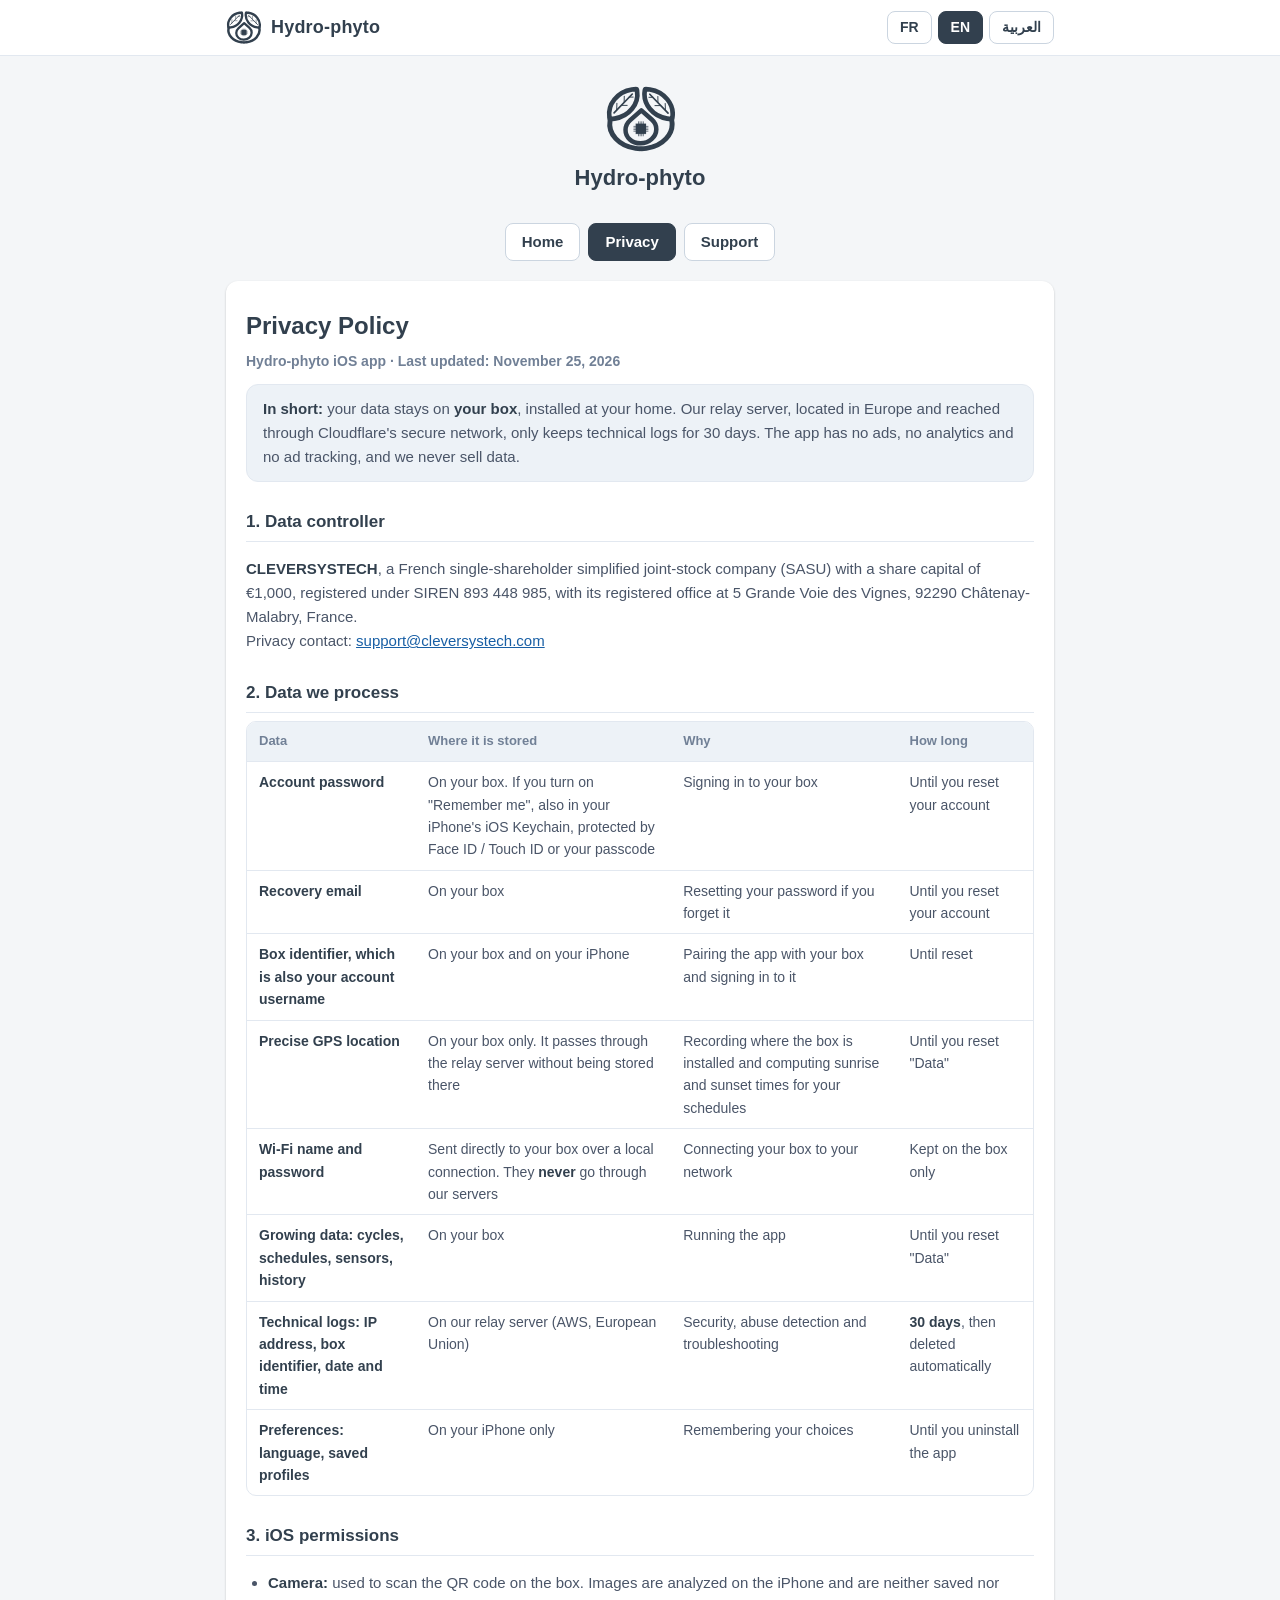
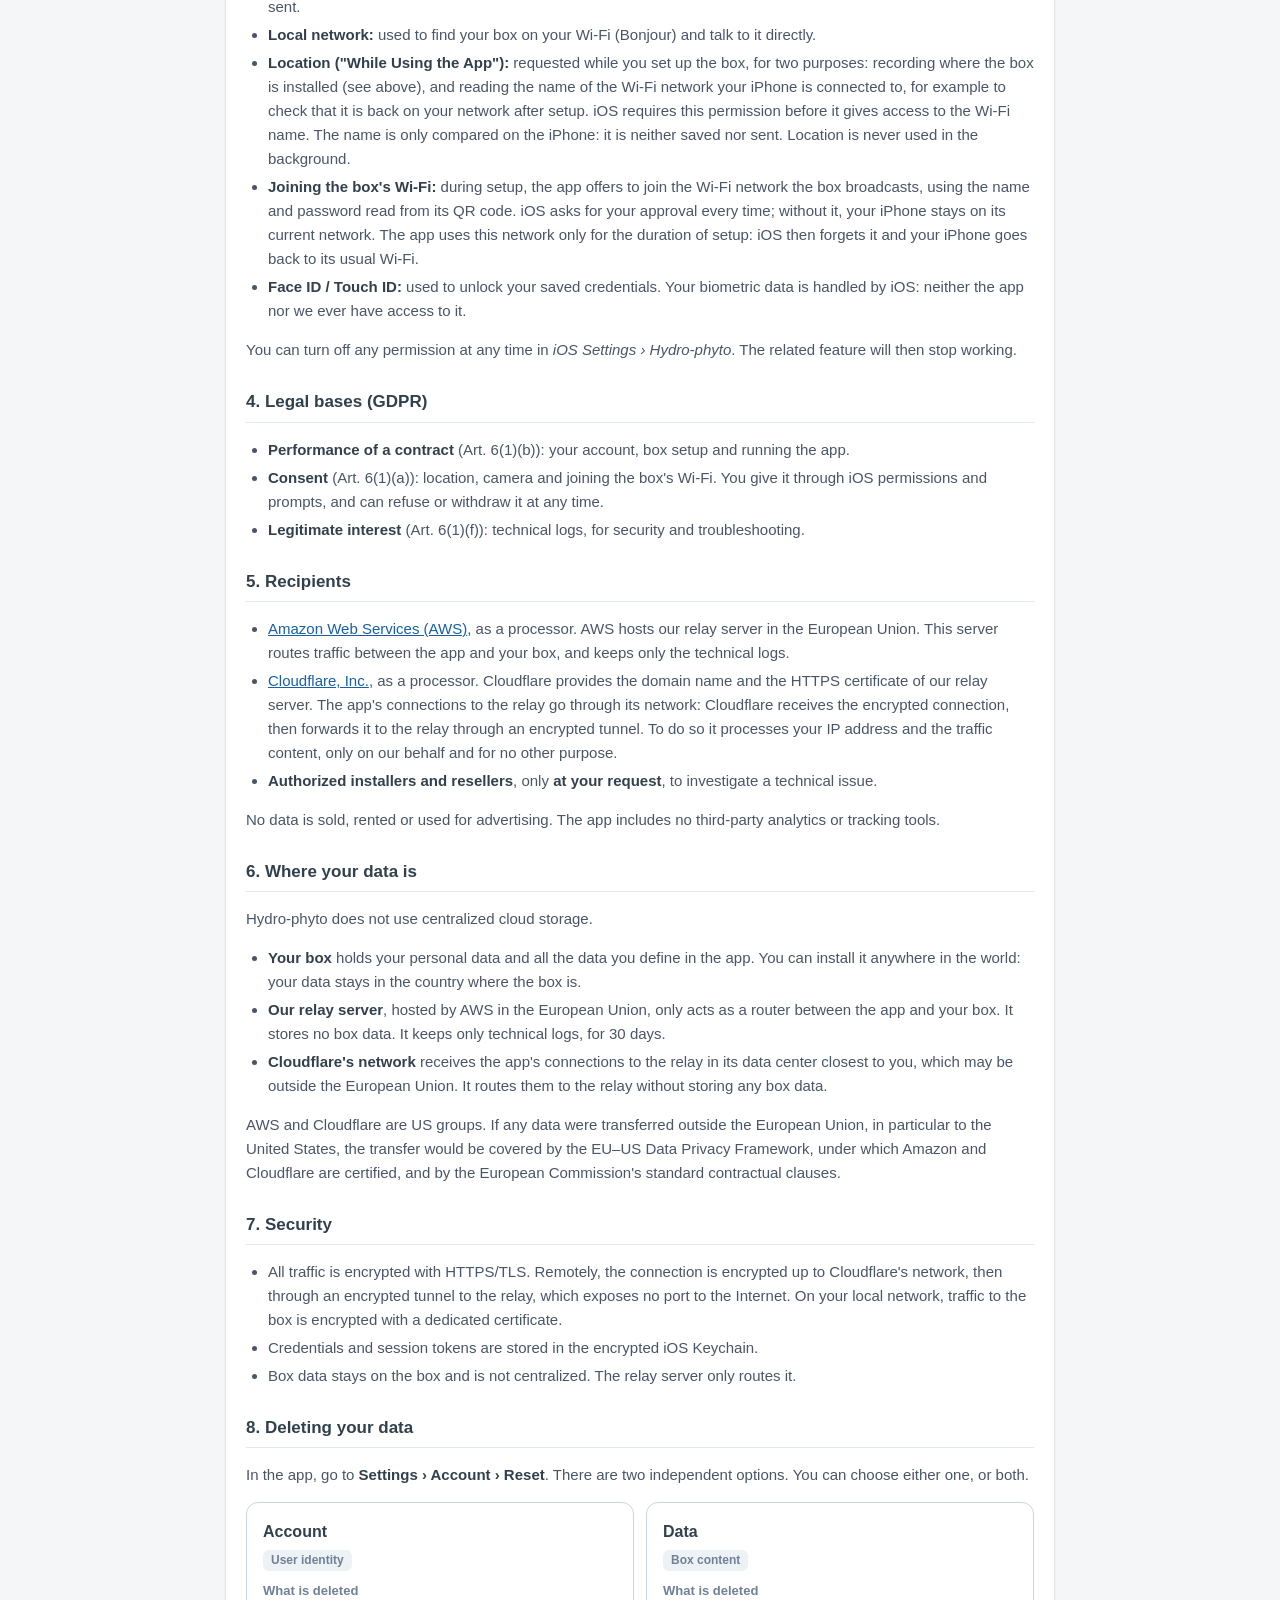
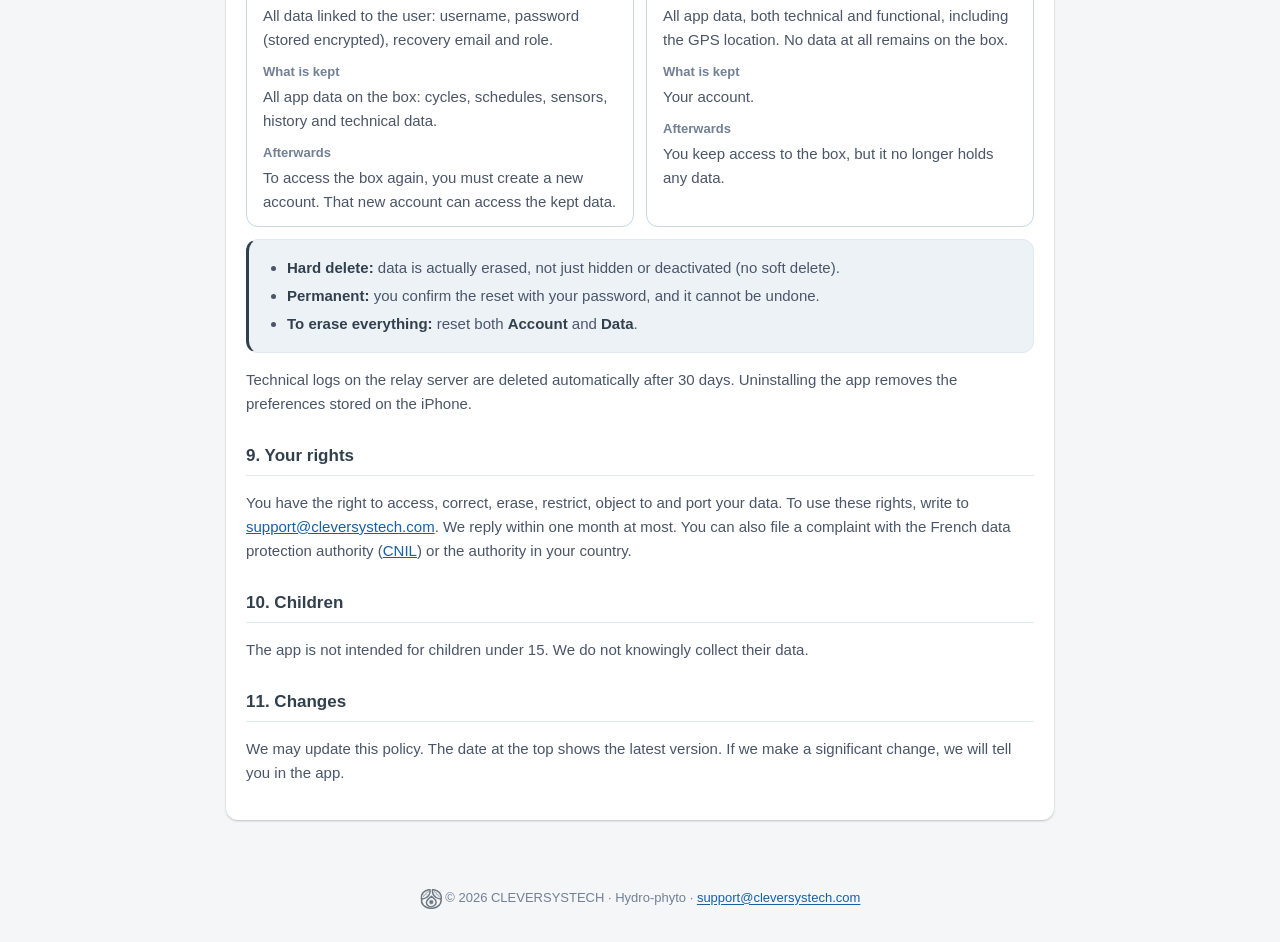
<file: privacy.html>
<!doctype html>
<html lang="fr" dir="ltr" data-lang="fr">
<head>
<meta charset="utf-8">
<meta name="viewport" content="width=device-width, initial-scale=1">
<title>Hydro-phyto – Politique de confidentialité</title>
<meta name="description" content="Politique de confidentialité de l'application Hydro-phyto (CLEVERSYSTECH).">
<meta name="theme-color" content="#32404e">
<link rel="icon" href="assets/img/favicon.svg" type="image/svg+xml">
<link rel="stylesheet" href="assets/css/style.css">
<script>window.PAGE_TITLES = {fr: "Hydro-phyto – Politique de confidentialité", en: "Hydro-phyto – Privacy Policy", ar: "Hydro-phyto – سياسة الخصوصية"};</script>
<script src="assets/js/lang.js" defer></script>
</head>
<body>

<header class="top">
  <div class="bar">
    <a class="brand" href="index.html"><picture><source srcset="assets/img/logo-light.svg" media="(prefers-color-scheme: dark)"><img class="logo" src="assets/img/logo.svg" alt="" aria-hidden="true" width="70" height="64"></picture><span>Hydro-phyto</span></a>
    <div class="langs" role="group" aria-label="Language">
      <button type="button" data-set-lang="fr" aria-pressed="true">FR</button>
      <button type="button" data-set-lang="en" aria-pressed="false">EN</button>
      <button type="button" data-set-lang="ar" aria-pressed="false">العربية</button>
    </div>
  </div>
</header>

<div class="hero"><picture><source srcset="assets/img/logo-light.svg" media="(prefers-color-scheme: dark)"><img class="logo" src="assets/img/logo.svg" alt="Hydro-phyto" width="70" height="64"></picture><span class="name">Hydro-phyto</span></div>

<main>

<div data-content="fr" lang="fr" dir="ltr">
  <nav class="toc">
    <a href="index.html">Accueil</a>
    <a href="privacy.html" aria-current="page">Confidentialité</a>
    <a href="support.html">Support</a>
  </nav>

  <section class="card">
    <h1>Politique de confidentialité</h1>
    <p class="meta">Application iOS Hydro-phyto · Dernière mise à jour : 25 novembre 2026</p>

    <div class="highlight">
      <strong>En bref :</strong> vos données restent sur <strong>votre box</strong>, installée chez vous.
      Notre serveur relais, situé en Europe et joignable via le réseau sécurisé de Cloudflare, ne conserve que des journaux techniques pendant 30 jours.
      L'application ne contient ni publicité, ni outil de mesure d'audience, ni suivi publicitaire, et nous ne vendons aucune donnée.
    </div>

    <h2>1. Responsable du traitement</h2>
    <p>
      <strong>CLEVERSYSTECH</strong>, SASU au capital de 1 000 €, immatriculée sous le numéro SIREN 893 448 985,
      dont le siège est situé 5 Grande Voie des Vignes, 92290 Châtenay-Malabry, France.<br>
      Contact pour toute question sur vos données : <a href="mailto:support@cleversystech.com">support@cleversystech.com</a>
    </p>

    <h2>2. Données traitées</h2>
    <div class="table-wrap">
    <table>
      <thead><tr><th>Donnée</th><th>Où elle est stockée</th><th>Pourquoi</th><th>Combien de temps</th></tr></thead>
      <tbody>
        <tr><td>Mot de passe du compte</td><td>Sur votre box. Si vous activez « Se souvenir de moi », aussi dans le trousseau iOS de votre iPhone, protégé par Face ID / Touch ID ou votre code</td><td>Vous connecter à votre box</td><td>Jusqu'à la réinitialisation du compte</td></tr>
        <tr><td>E-mail de récupération</td><td>Sur votre box</td><td>Réinitialiser votre mot de passe en cas d'oubli</td><td>Jusqu'à la réinitialisation du compte</td></tr>
        <tr><td>Identifiant de la box, qui sert aussi d'identifiant de connexion du compte</td><td>Sur votre box et sur votre iPhone</td><td>Appairer l'application à votre box et vous y connecter</td><td>Jusqu'à la réinitialisation</td></tr>
        <tr><td>Position GPS précise</td><td>Sur votre box uniquement. Elle transite par le serveur relais sans y être stockée</td><td>Enregistrer le lieu d'installation de la box et calculer les heures de lever et de coucher du soleil pour vos programmations</td><td>Jusqu'à la réinitialisation des « Données »</td></tr>
        <tr><td>Nom et mot de passe du Wi-Fi</td><td>Transmis directement à votre box par connexion locale. Ils ne passent <strong>jamais</strong> par nos serveurs</td><td>Connecter votre box à votre réseau</td><td>Conservés uniquement sur la box</td></tr>
        <tr><td>Données de culture : cycles, programmations, capteurs, historique</td><td>Sur votre box</td><td>Faire fonctionner l'application</td><td>Jusqu'à la réinitialisation « Données »</td></tr>
        <tr><td>Journaux techniques : adresse IP, identifiant de la box, date et heure</td><td>Sur notre serveur relais (AWS, Union européenne)</td><td>Sécurité, détection des abus et diagnostic des pannes</td><td><strong>30 jours</strong>, puis suppression automatique</td></tr>
        <tr><td>Préférences : langue, profils mémorisés</td><td>Sur votre iPhone uniquement</td><td>Mémoriser vos choix</td><td>Jusqu'à la désinstallation de l'application</td></tr>
      </tbody>
    </table>
    </div>

    <h2>3. Autorisations iOS demandées</h2>
    <ul>
      <li><strong>Appareil photo :</strong> sert à scanner le QR code de la box. Les images sont analysées sur l'iPhone, puis ni enregistrées ni transmises.</li>
      <li><strong>Réseau local :</strong> sert à détecter votre box sur votre Wi-Fi (Bonjour) et à communiquer directement avec elle.</li>
      <li><strong>Localisation (« Lorsque l'app est active ») :</strong> demandée pendant la configuration de la box, pour deux usages : enregistrer le lieu d'installation de la box (voir ci-dessus) et lire le nom du réseau Wi-Fi auquel votre iPhone est connecté, par exemple pour vérifier qu'il est bien revenu sur votre réseau après la configuration. iOS exige cette autorisation pour donner accès au nom du Wi-Fi. Ce nom est seulement comparé sur l'iPhone : il n'est ni enregistré ni transmis. La localisation n'est jamais utilisée en arrière-plan.</li>
      <li><strong>Connexion au Wi-Fi de la box :</strong> pendant la configuration, l'application propose de rejoindre le Wi-Fi émis par la box, avec le nom et le mot de passe lus dans son QR code. iOS vous demande votre accord à chaque fois ; sans lui, votre iPhone ne change pas de réseau. Ce réseau n'est utilisé que le temps de la configuration : iOS l'oublie ensuite et votre iPhone revient sur son Wi-Fi habituel.</li>
      <li><strong>Face ID / Touch ID :</strong> sert à déverrouiller vos identifiants mémorisés. Vos données biométriques sont gérées par iOS : ni l'application ni nous n'y avons jamais accès.</li>
    </ul>
    <p>Vous pouvez retirer chaque autorisation à tout moment dans <em>Réglages iOS › Hydro-phyto</em>. La fonction concernée ne sera alors plus disponible.</p>

    <h2>4. Bases légales (RGPD)</h2>
    <ul>
      <li><strong>Exécution du contrat</strong> (art. 6.1.b) : compte, configuration de la box, fonctionnement de l'application.</li>
      <li><strong>Consentement</strong> (art. 6.1.a) : localisation, appareil photo et connexion au Wi-Fi de la box. Vous le donnez via les autorisations et les invites iOS, et pouvez le refuser ou le retirer à tout moment.</li>
      <li><strong>Intérêt légitime</strong> (art. 6.1.f) : journaux techniques, pour la sécurité et le diagnostic.</li>
    </ul>

    <h2>5. Destinataires</h2>
    <ul>
      <li><a href="https://aws.amazon.com/fr/privacy/" rel="noopener">Amazon Web Services (AWS)</a>, en tant que sous-traitant. AWS héberge notre serveur relais dans l'Union européenne. Ce serveur achemine les échanges entre l'application et votre box, et n'en conserve que les journaux techniques.</li>
      <li><a href="https://www.cloudflare.com/fr-fr/privacypolicy/" rel="noopener">Cloudflare, Inc.</a>, en tant que sous-traitant. Cloudflare fournit le nom de domaine et le certificat HTTPS de notre serveur relais. Les connexions de l'application au relais passent par son réseau : Cloudflare reçoit la connexion chiffrée, puis la transmet au relais par un tunnel chiffré. Il traite pour cela votre adresse IP et le contenu des échanges, uniquement pour notre compte et sans les utiliser à d'autres fins.</li>
      <li>Les <strong>installateurs et revendeurs habilités</strong>, uniquement <strong>à votre demande</strong>, pour enquêter sur un problème technique.</li>
    </ul>
    <p>Aucune donnée n'est vendue, louée ou utilisée à des fins publicitaires. Aucun outil tiers de mesure d'audience ou de suivi n'est intégré à l'application.</p>

    <h2>6. Où se trouvent vos données</h2>
    <p>Hydro-phyto n'utilise pas de stockage centralisé dans le cloud.</p>
    <ul>
      <li><strong>Votre box</strong> conserve vos données personnelles et toutes les données que vous définissez dans l'application. Vous pouvez l'installer partout dans le monde : vos données restent dans le pays où elle se trouve.</li>
      <li><strong>Notre serveur relais</strong>, hébergé par AWS dans l'Union européenne, sert uniquement de routeur entre l'application et votre box. Il ne stocke aucune donnée de la box. Il ne garde que les journaux techniques, pendant 30 jours.</li>
      <li><strong>Le réseau Cloudflare</strong> reçoit les connexions de l'application au relais dans son centre de données le plus proche de vous, qui peut se trouver hors de l'Union européenne. Il les achemine jusqu'au relais sans stocker aucune donnée de la box.</li>
    </ul>
    <p>AWS et Cloudflare sont des groupes américains. Si des données devaient être transférées hors de l'Union européenne, notamment vers les États-Unis, ce transfert serait encadré par le Data Privacy Framework UE–États-Unis, auquel Amazon et Cloudflare sont certifiés, et par les clauses contractuelles types de la Commission européenne.</p>

    <h2>7. Sécurité</h2>
    <ul>
      <li>Toutes les communications sont chiffrées en HTTPS/TLS. À distance, la connexion est chiffrée jusqu'au réseau Cloudflare, puis par un tunnel chiffré jusqu'au relais, qui n'expose aucun port sur Internet. Sur votre réseau local, la connexion avec la box est chiffrée grâce à un certificat dédié.</li>
      <li>Les identifiants et les jetons de session sont stockés dans le trousseau iOS chiffré.</li>
      <li>Les données de la box restent sur la box et ne sont pas centralisées. Le serveur relais ne fait que les acheminer.</li>
    </ul>

    <h2>8. Supprimer vos données</h2>
    <p>Depuis l'application : <strong>Réglages › Compte › Réinitialisation</strong>. Deux options indépendantes sont proposées. Vous pouvez choisir l'une, l'autre ou les deux.</p>
    <div class="options">
      <div class="option">
        <h3>Compte</h3>
        <span class="tag">Identité de l'utilisateur</span>
        <dl>
          <dt>Ce qui est supprimé</dt>
          <dd>Toutes les données liées à l'utilisateur : identifiant, mot de passe (stocké chiffré), e-mail de récupération et rôle.</dd>
          <dt>Ce qui est conservé</dt>
          <dd>Toutes les données de l'application sur la box : cycles, programmations, capteurs, historique, données techniques.</dd>
          <dt>Ensuite</dt>
          <dd>Pour accéder de nouveau à la box, il faut créer un nouveau compte. Ce nouveau compte a accès aux données conservées.</dd>
        </dl>
      </div>
      <div class="option">
        <h3>Données</h3>
        <span class="tag">Contenu de la box</span>
        <dl>
          <dt>Ce qui est supprimé</dt>
          <dd>Toutes les données de l'application, techniques et fonctionnelles, y compris la position GPS. Plus aucune donnée n'est enregistrée sur la box.</dd>
          <dt>Ce qui est conservé</dt>
          <dd>Votre compte.</dd>
          <dt>Ensuite</dt>
          <dd>Vous gardez l'accès à la box, mais elle ne contient plus aucune donnée.</dd>
        </dl>
      </div>
    </div>
    <div class="highlight warn">
      <ul style="margin:0">
        <li><strong>Suppression physique :</strong> les données sont réellement effacées, et non simplement masquées ou désactivées (pas de suppression logique).</li>
        <li><strong>Définitive :</strong> la réinitialisation est confirmée par votre mot de passe et ne peut pas être annulée.</li>
        <li><strong>Pour tout effacer :</strong> réinitialisez <strong>Compte</strong> et <strong>Données</strong>.</li>
      </ul>
    </div>
    <p>Les journaux techniques du serveur relais sont supprimés automatiquement au bout de 30 jours. Désinstaller l'application efface les préférences stockées sur l'iPhone.</p>

    <h2>9. Vos droits</h2>
    <p>Vous disposez des droits d'accès, de rectification, d'effacement, de limitation, d'opposition et de portabilité de vos données.
       Pour les exercer, écrivez à <a href="mailto:support@cleversystech.com">support@cleversystech.com</a>. Nous répondons sous un mois au plus.
       Vous pouvez aussi déposer une réclamation auprès de la <a href="https://www.cnil.fr/fr/plaintes" rel="noopener">CNIL</a>.</p>

    <h2>10. Mineurs</h2>
    <p>L'application ne s'adresse pas aux enfants de moins de 15 ans. Nous ne collectons pas sciemment de données les concernant.</p>

    <h2>11. Modifications</h2>
    <p>Nous pouvons mettre à jour cette politique. La date en haut de page indique la dernière version. En cas de changement important, nous vous en informerons dans l'application.</p>
  </section>
</div>
<div data-content="en" lang="en" dir="ltr">
  <nav class="toc">
    <a href="index.html">Home</a>
    <a href="privacy.html" aria-current="page">Privacy</a>
    <a href="support.html">Support</a>
  </nav>

  <section class="card">
    <h1>Privacy Policy</h1>
    <p class="meta">Hydro-phyto iOS app · Last updated: November 25, 2026</p>

    <div class="highlight">
      <strong>In short:</strong> your data stays on <strong>your box</strong>, installed at your home.
      Our relay server, located in Europe and reached through Cloudflare's secure network, only keeps technical logs for 30 days.
      The app has no ads, no analytics and no ad tracking, and we never sell data.
    </div>

    <h2>1. Data controller</h2>
    <p>
      <strong>CLEVERSYSTECH</strong>, a French single-shareholder simplified joint-stock company (SASU) with a share capital of €1,000,
      registered under SIREN 893 448 985, with its registered office at 5 Grande Voie des Vignes, 92290 Châtenay-Malabry, France.<br>
      Privacy contact: <a href="mailto:support@cleversystech.com">support@cleversystech.com</a>
    </p>

    <h2>2. Data we process</h2>
    <div class="table-wrap">
    <table>
      <thead><tr><th>Data</th><th>Where it is stored</th><th>Why</th><th>How long</th></tr></thead>
      <tbody>
        <tr><td>Account password</td><td>On your box. If you turn on "Remember me", also in your iPhone's iOS Keychain, protected by Face ID / Touch ID or your passcode</td><td>Signing in to your box</td><td>Until you reset your account</td></tr>
        <tr><td>Recovery email</td><td>On your box</td><td>Resetting your password if you forget it</td><td>Until you reset your account</td></tr>
        <tr><td>Box identifier, which is also your account username</td><td>On your box and on your iPhone</td><td>Pairing the app with your box and signing in to it</td><td>Until reset</td></tr>
        <tr><td>Precise GPS location</td><td>On your box only. It passes through the relay server without being stored there</td><td>Recording where the box is installed and computing sunrise and sunset times for your schedules</td><td>Until you reset "Data"</td></tr>
        <tr><td>Wi-Fi name and password</td><td>Sent directly to your box over a local connection. They <strong>never</strong> go through our servers</td><td>Connecting your box to your network</td><td>Kept on the box only</td></tr>
        <tr><td>Growing data: cycles, schedules, sensors, history</td><td>On your box</td><td>Running the app</td><td>Until you reset "Data"</td></tr>
        <tr><td>Technical logs: IP address, box identifier, date and time</td><td>On our relay server (AWS, European Union)</td><td>Security, abuse detection and troubleshooting</td><td><strong>30 days</strong>, then deleted automatically</td></tr>
        <tr><td>Preferences: language, saved profiles</td><td>On your iPhone only</td><td>Remembering your choices</td><td>Until you uninstall the app</td></tr>
      </tbody>
    </table>
    </div>

    <h2>3. iOS permissions</h2>
    <ul>
      <li><strong>Camera:</strong> used to scan the QR code on the box. Images are analyzed on the iPhone and are neither saved nor sent.</li>
      <li><strong>Local network:</strong> used to find your box on your Wi-Fi (Bonjour) and talk to it directly.</li>
      <li><strong>Location ("While Using the App"):</strong> requested while you set up the box, for two purposes: recording where the box is installed (see above), and reading the name of the Wi-Fi network your iPhone is connected to, for example to check that it is back on your network after setup. iOS requires this permission before it gives access to the Wi-Fi name. The name is only compared on the iPhone: it is neither saved nor sent. Location is never used in the background.</li>
      <li><strong>Joining the box's Wi-Fi:</strong> during setup, the app offers to join the Wi-Fi network the box broadcasts, using the name and password read from its QR code. iOS asks for your approval every time; without it, your iPhone stays on its current network. The app uses this network only for the duration of setup: iOS then forgets it and your iPhone goes back to its usual Wi-Fi.</li>
      <li><strong>Face ID / Touch ID:</strong> used to unlock your saved credentials. Your biometric data is handled by iOS: neither the app nor we ever have access to it.</li>
    </ul>
    <p>You can turn off any permission at any time in <em>iOS Settings › Hydro-phyto</em>. The related feature will then stop working.</p>

    <h2>4. Legal bases (GDPR)</h2>
    <ul>
      <li><strong>Performance of a contract</strong> (Art. 6(1)(b)): your account, box setup and running the app.</li>
      <li><strong>Consent</strong> (Art. 6(1)(a)): location, camera and joining the box's Wi-Fi. You give it through iOS permissions and prompts, and can refuse or withdraw it at any time.</li>
      <li><strong>Legitimate interest</strong> (Art. 6(1)(f)): technical logs, for security and troubleshooting.</li>
    </ul>

    <h2>5. Recipients</h2>
    <ul>
      <li><a href="https://aws.amazon.com/privacy/" rel="noopener">Amazon Web Services (AWS)</a>, as a processor. AWS hosts our relay server in the European Union. This server routes traffic between the app and your box, and keeps only the technical logs.</li>
      <li><a href="https://www.cloudflare.com/privacypolicy/" rel="noopener">Cloudflare, Inc.</a>, as a processor. Cloudflare provides the domain name and the HTTPS certificate of our relay server. The app's connections to the relay go through its network: Cloudflare receives the encrypted connection, then forwards it to the relay through an encrypted tunnel. To do so it processes your IP address and the traffic content, only on our behalf and for no other purpose.</li>
      <li><strong>Authorized installers and resellers</strong>, only <strong>at your request</strong>, to investigate a technical issue.</li>
    </ul>
    <p>No data is sold, rented or used for advertising. The app includes no third-party analytics or tracking tools.</p>

    <h2>6. Where your data is</h2>
    <p>Hydro-phyto does not use centralized cloud storage.</p>
    <ul>
      <li><strong>Your box</strong> holds your personal data and all the data you define in the app. You can install it anywhere in the world: your data stays in the country where the box is.</li>
      <li><strong>Our relay server</strong>, hosted by AWS in the European Union, only acts as a router between the app and your box. It stores no box data. It keeps only technical logs, for 30 days.</li>
      <li><strong>Cloudflare's network</strong> receives the app's connections to the relay in its data center closest to you, which may be outside the European Union. It routes them to the relay without storing any box data.</li>
    </ul>
    <p>AWS and Cloudflare are US groups. If any data were transferred outside the European Union, in particular to the United States, the transfer would be covered by the EU–US Data Privacy Framework, under which Amazon and Cloudflare are certified, and by the European Commission's standard contractual clauses.</p>

    <h2>7. Security</h2>
    <ul>
      <li>All traffic is encrypted with HTTPS/TLS. Remotely, the connection is encrypted up to Cloudflare's network, then through an encrypted tunnel to the relay, which exposes no port to the Internet. On your local network, traffic to the box is encrypted with a dedicated certificate.</li>
      <li>Credentials and session tokens are stored in the encrypted iOS Keychain.</li>
      <li>Box data stays on the box and is not centralized. The relay server only routes it.</li>
    </ul>

    <h2>8. Deleting your data</h2>
    <p>In the app, go to <strong>Settings › Account › Reset</strong>. There are two independent options. You can choose either one, or both.</p>
    <div class="options">
      <div class="option">
        <h3>Account</h3>
        <span class="tag">User identity</span>
        <dl>
          <dt>What is deleted</dt>
          <dd>All data linked to the user: username, password (stored encrypted), recovery email and role.</dd>
          <dt>What is kept</dt>
          <dd>All app data on the box: cycles, schedules, sensors, history and technical data.</dd>
          <dt>Afterwards</dt>
          <dd>To access the box again, you must create a new account. That new account can access the kept data.</dd>
        </dl>
      </div>
      <div class="option">
        <h3>Data</h3>
        <span class="tag">Box content</span>
        <dl>
          <dt>What is deleted</dt>
          <dd>All app data, both technical and functional, including the GPS location. No data at all remains on the box.</dd>
          <dt>What is kept</dt>
          <dd>Your account.</dd>
          <dt>Afterwards</dt>
          <dd>You keep access to the box, but it no longer holds any data.</dd>
        </dl>
      </div>
    </div>
    <div class="highlight warn">
      <ul style="margin:0">
        <li><strong>Hard delete:</strong> data is actually erased, not just hidden or deactivated (no soft delete).</li>
        <li><strong>Permanent:</strong> you confirm the reset with your password, and it cannot be undone.</li>
        <li><strong>To erase everything:</strong> reset both <strong>Account</strong> and <strong>Data</strong>.</li>
      </ul>
    </div>
    <p>Technical logs on the relay server are deleted automatically after 30 days. Uninstalling the app removes the preferences stored on the iPhone.</p>

    <h2>9. Your rights</h2>
    <p>You have the right to access, correct, erase, restrict, object to and port your data.
       To use these rights, write to <a href="mailto:support@cleversystech.com">support@cleversystech.com</a>. We reply within one month at most.
       You can also file a complaint with the French data protection authority (<a href="https://www.cnil.fr/en" rel="noopener">CNIL</a>) or the authority in your country.</p>

    <h2>10. Children</h2>
    <p>The app is not intended for children under 15. We do not knowingly collect their data.</p>

    <h2>11. Changes</h2>
    <p>We may update this policy. The date at the top shows the latest version. If we make a significant change, we will tell you in the app.</p>
  </section>
</div>
<div data-content="ar" lang="ar" dir="rtl">
  <nav class="toc">
    <a href="index.html">الرئيسية</a>
    <a href="privacy.html" aria-current="page">الخصوصية</a>
    <a href="support.html">الدعم</a>
  </nav>

  <section class="card">
    <h1>سياسة الخصوصية</h1>
    <p class="meta">تطبيق Hydro-phyto على iOS · آخر تحديث: 25 نوفمبر 2026</p>

    <div class="highlight">
      <strong>باختصار:</strong> تبقى بياناتك على <strong>صندوقك</strong> المثبّت في منزلك.
      لا يحتفظ خادم الترحيل لدينا، الموجود في أوروبا والذي يُوصَل إليه عبر شبكة Cloudflare الآمنة، إلا بسجلات تقنية لمدة 30 يومًا.
      لا يحتوي التطبيق على إعلانات ولا على أدوات لقياس الاستخدام أو للتتبّع الإعلاني، ولا نبيع أي بيانات.
    </div>

    <h2>1. المسؤول عن المعالجة</h2>
    <p>
      <strong>CLEVERSYSTECH</strong>، شركة مساهمة مبسّطة ذات مساهم وحيد (SASU) برأس مال قدره 1000 يورو،
      مسجّلة تحت رقم SIREN 893 448 985، ومقرّها 5 Grande Voie des Vignes, 92290 Châtenay-Malabry، فرنسا.<br>
      للتواصل بشأن بياناتك: <a href="mailto:support@cleversystech.com">support@cleversystech.com</a>
    </p>

    <h2>2. البيانات التي نعالجها</h2>
    <div class="table-wrap">
    <table>
      <thead><tr><th>البيان</th><th>مكان التخزين</th><th>الغرض</th><th>المدة</th></tr></thead>
      <tbody>
        <tr><td>كلمة مرور الحساب</td><td>على صندوقك. وإذا فعّلت «تذكرني»، تُحفظ أيضًا في سلسلة مفاتيح iOS على جهاز iPhone، محمية بـ Face ID / Touch ID أو برمز الدخول</td><td>تسجيل الدخول إلى صندوقك</td><td>حتى إعادة تعيين الحساب</td></tr>
        <tr><td>البريد الإلكتروني للاسترداد</td><td>على صندوقك</td><td>إعادة تعيين كلمة المرور عند نسيانها</td><td>حتى إعادة تعيين الحساب</td></tr>
        <tr><td>معرّف الصندوق، وهو أيضًا اسم المستخدم للحساب</td><td>على صندوقك وعلى جهاز iPhone</td><td>إقران التطبيق بصندوقك وتسجيل الدخول إليه</td><td>حتى إعادة التعيين</td></tr>
        <tr><td>الموقع الجغرافي الدقيق (GPS)</td><td>على صندوقك فقط. يمرّ عبر خادم الترحيل دون أن يُخزَّن فيه</td><td>تسجيل مكان تثبيت الصندوق وحساب موعدَي شروق الشمس وغروبها لجداولك</td><td>حتى إعادة تعيين «البيانات»</td></tr>
        <tr><td>اسم شبكة Wi-Fi وكلمة مرورها</td><td>تُرسل مباشرة إلى صندوقك عبر اتصال محلي، و<strong>لا</strong> تمرّ أبدًا عبر خوادمنا</td><td>ربط صندوقك بشبكتك</td><td>تُحفظ على الصندوق فقط</td></tr>
        <tr><td>بيانات الزراعة: الدورات والجداول وأجهزة الاستشعار والسجل</td><td>على صندوقك</td><td>تشغيل التطبيق</td><td>حتى إعادة تعيين «البيانات»</td></tr>
        <tr><td>السجلات التقنية: عنوان IP ومعرّف الصندوق والتاريخ والوقت</td><td>على خادم الترحيل لدينا (AWS، الاتحاد الأوروبي)</td><td>الأمان وكشف إساءة الاستخدام وتشخيص الأعطال</td><td><strong>30 يومًا</strong> ثم تُحذف تلقائيًا</td></tr>
        <tr><td>التفضيلات: اللغة والملفات الشخصية المحفوظة</td><td>على جهاز iPhone فقط</td><td>تذكّر اختياراتك</td><td>حتى إلغاء تثبيت التطبيق</td></tr>
      </tbody>
    </table>
    </div>

    <h2>3. أذونات iOS المطلوبة</h2>
    <ul>
      <li><strong>الكاميرا:</strong> لمسح رمز QR الموجود على الصندوق. تُحلَّل الصور على جهاز iPhone، ولا تُحفظ ولا تُرسل.</li>
      <li><strong>الشبكة المحلية:</strong> لاكتشاف صندوقك على شبكة Wi-Fi لديك (Bonjour) والتواصل معه مباشرة.</li>
      <li><strong>الموقع («أثناء استخدام التطبيق»):</strong> يُطلب أثناء إعداد الصندوق لغرضين: تسجيل مكان تثبيت الصندوق (انظر أعلاه)، وقراءة اسم شبكة Wi-Fi المتصل بها جهاز iPhone، مثلًا للتحقق من عودته إلى شبكتك بعد الإعداد. يشترط نظام iOS هذا الإذن قبل أن يتيح الوصول إلى اسم شبكة Wi-Fi. يُقارَن هذا الاسم على جهاز iPhone فقط، ولا يُحفظ ولا يُرسل. ولا يُستخدم الموقع أبدًا في الخلفية.</li>
      <li><strong>الانضمام إلى شبكة Wi-Fi الخاصة بالصندوق:</strong> أثناء الإعداد، يقترح التطبيق الانضمام إلى شبكة Wi-Fi التي يبثّها الصندوق، باستخدام الاسم وكلمة المرور المقروءين من رمز QR الخاص به. يطلب منك نظام iOS موافقتك في كل مرة، ومن دونها لا يغيّر جهاز iPhone شبكته. لا يستخدم التطبيق هذه الشبكة إلا طوال مدة الإعداد، ثم ينساها iOS ويعود جهاز iPhone إلى شبكة Wi-Fi المعتادة.</li>
      <li><strong>Face ID / Touch ID:</strong> لفتح بيانات الدخول المحفوظة. يتولّى نظام iOS إدارة بياناتك البيومترية، ولا يصل إليها التطبيق ولا نحن أبدًا.</li>
    </ul>
    <p>يمكنك سحب أي إذن في أي وقت من <em>إعدادات iOS › Hydro-phyto</em>، وعندها تتوقف الميزة المرتبطة به عن العمل.</p>

    <h2>4. الأسس القانونية (اللائحة العامة لحماية البيانات)</h2>
    <ul>
      <li><strong>تنفيذ العقد</strong> (المادة 6.1.b): الحساب وإعداد الصندوق وتشغيل التطبيق.</li>
      <li><strong>الموافقة</strong> (المادة 6.1.a): الموقع والكاميرا والانضمام إلى شبكة Wi-Fi الخاصة بالصندوق. تمنحها عبر أذونات iOS وطلباته، ويمكنك رفضها أو سحبها في أي وقت.</li>
      <li><strong>المصلحة المشروعة</strong> (المادة 6.1.f): السجلات التقنية، لأغراض الأمان والتشخيص.</li>
    </ul>

    <h2>5. الجهات المتلقية</h2>
    <ul>
      <li><a href="https://aws.amazon.com/privacy/" rel="noopener">Amazon Web Services (AWS)</a>، بصفتها معالجًا من الباطن. تستضيف AWS خادم الترحيل لدينا في الاتحاد الأوروبي. يمرّر هذا الخادم الاتصالات بين التطبيق وصندوقك، ولا يحتفظ إلا بالسجلات التقنية.</li>
      <li><a href="https://www.cloudflare.com/privacypolicy/" rel="noopener">Cloudflare, Inc.</a>، بصفتها معالجًا من الباطن. توفّر Cloudflare اسم النطاق وشهادة HTTPS لخادم الترحيل لدينا. تمرّ اتصالات التطبيق بالخادم عبر شبكتها: تستقبل Cloudflare الاتصال المشفّر، ثم تنقله إلى الخادم عبر نفق مشفّر. ولهذا الغرض تعالج عنوان IP الخاص بك ومحتوى الاتصالات، لحسابنا فقط ودون استخدامها لأي غرض آخر.</li>
      <li><strong>المركّبون والموزّعون المعتمدون</strong>، <strong>بناءً على طلبك</strong> فقط، للتحقيق في مشكلة تقنية.</li>
    </ul>
    <p>لا تُباع أي بيانات ولا تُؤجَّر ولا تُستخدم لأغراض إعلانية. ولا يتضمّن التطبيق أي أدوات خارجية لقياس الاستخدام أو للتتبّع.</p>

    <h2>6. أين توجد بياناتك</h2>
    <p>لا يعتمد Hydro-phyto على تخزين سحابي مركزي.</p>
    <ul>
      <li><strong>صندوقك</strong> يحتفظ ببياناتك الشخصية وبكل البيانات التي تحدّدها في التطبيق. يمكنك تثبيته في أي مكان في العالم، وتبقى بياناتك في البلد الذي يوجد فيه الصندوق.</li>
      <li><strong>خادم الترحيل لدينا</strong>، الذي تستضيفه AWS في الاتحاد الأوروبي، يعمل كموجّه فقط بين التطبيق وصندوقك. لا يخزّن أي بيانات من الصندوق، ولا يحتفظ إلا بالسجلات التقنية لمدة 30 يومًا.</li>
      <li><strong>شبكة Cloudflare</strong> تستقبل اتصالات التطبيق بالخادم في أقرب مركز بيانات إليك، وقد يقع خارج الاتحاد الأوروبي. وتنقلها إلى الخادم دون تخزين أي بيانات من الصندوق.</li>
    </ul>
    <p>تنتمي AWS وCloudflare إلى مجموعتين أمريكيتين. وفي حال نقل أي بيانات خارج الاتحاد الأوروبي، ولا سيما إلى الولايات المتحدة، يخضع هذا النقل لإطار خصوصية البيانات بين الاتحاد الأوروبي والولايات المتحدة، الذي تحمل Amazon وCloudflare شهادته، وللبنود التعاقدية النموذجية للمفوضية الأوروبية.</p>

    <h2>7. الأمان</h2>
    <ul>
      <li>جميع الاتصالات مشفّرة عبر HTTPS/TLS. عن بُعد، يكون الاتصال مشفّرًا حتى شبكة Cloudflare، ثم عبر نفق مشفّر حتى خادم الترحيل، الذي لا يفتح أي منفذ على الإنترنت. وعلى شبكتك المحلية، يُشفَّر الاتصال بالصندوق بفضل شهادة مخصّصة.</li>
      <li>تُخزَّن بيانات الدخول ورموز الجلسة في سلسلة مفاتيح iOS المشفّرة.</li>
      <li>تبقى بيانات الصندوق على الصندوق ولا تُجمع مركزيًا، ويقتصر دور خادم الترحيل على تمريرها.</li>
    </ul>

    <h2>8. حذف بياناتك</h2>
    <p>من داخل التطبيق: <strong>الإعدادات › الحساب › إعادة التعيين</strong>. يتوفّر خياران مستقلان، ويمكنك اختيار أحدهما أو كليهما.</p>
    <div class="options">
      <div class="option">
        <h3>الحساب</h3>
        <span class="tag">هوية المستخدم</span>
        <dl>
          <dt>ما يُحذف</dt>
          <dd>جميع البيانات المرتبطة بالمستخدم: اسم المستخدم وكلمة المرور (المخزّنة مشفّرة) والبريد الإلكتروني للاسترداد والدور.</dd>
          <dt>ما يُحتفظ به</dt>
          <dd>جميع بيانات التطبيق على الصندوق: الدورات والجداول وأجهزة الاستشعار والسجل والبيانات التقنية.</dd>
          <dt>بعد ذلك</dt>
          <dd>للوصول إلى الصندوق مجددًا، يجب إنشاء حساب جديد، ويمكن لهذا الحساب الجديد الوصول إلى البيانات المحفوظة.</dd>
        </dl>
      </div>
      <div class="option">
        <h3>البيانات</h3>
        <span class="tag">محتوى الصندوق</span>
        <dl>
          <dt>ما يُحذف</dt>
          <dd>جميع بيانات التطبيق، التقنية والوظيفية، بما فيها الموقع الجغرافي. لا تبقى أي بيانات مسجّلة على الصندوق.</dd>
          <dt>ما يُحتفظ به</dt>
          <dd>حسابك.</dd>
          <dt>بعد ذلك</dt>
          <dd>تحتفظ بإمكانية الوصول إلى الصندوق، لكنه لم يعد يحتوي على أي بيانات.</dd>
        </dl>
      </div>
    </div>
    <div class="highlight warn">
      <ul style="margin:0">
        <li><strong>حذف فعلي:</strong> تُمحى البيانات فعلًا، ولا يُكتفى بإخفائها أو تعطيلها (لا يوجد حذف منطقي).</li>
        <li><strong>نهائي:</strong> تؤكّد إعادة التعيين بكلمة مرورك، ولا يمكن التراجع عنها.</li>
        <li><strong>لمحو كل شيء:</strong> أعد تعيين <strong>الحساب</strong> و<strong>البيانات</strong> معًا.</li>
      </ul>
    </div>
    <p>تُحذف السجلات التقنية على خادم الترحيل تلقائيًا بعد 30 يومًا. ويؤدي إلغاء تثبيت التطبيق إلى مسح التفضيلات المخزّنة على جهاز iPhone.</p>

    <h2>9. حقوقك</h2>
    <p>لك الحق في الوصول إلى بياناتك وتصحيحها ومحوها وتقييد معالجتها والاعتراض عليها ونقلها.
       لممارسة هذه الحقوق، راسلنا على <a href="mailto:support@cleversystech.com">support@cleversystech.com</a>، ونردّ خلال شهر واحد كحدّ أقصى.
       ويمكنك أيضًا تقديم شكوى إلى الهيئة الفرنسية لحماية البيانات (<a href="https://www.cnil.fr/en" rel="noopener">CNIL</a>) أو إلى الهيئة المختصة في بلدك.</p>

    <h2>10. القاصرون</h2>
    <p>التطبيق غير موجّه للأطفال دون 15 عامًا، ولا نجمع بياناتهم عن علم.</p>

    <h2>11. التعديلات</h2>
    <p>قد نحدّث هذه السياسة. يشير التاريخ في أعلى الصفحة إلى آخر نسخة، وسنعلمك داخل التطبيق بأي تغيير مهم.</p>
  </section>
</div>

</main>

<footer><picture><source srcset="assets/img/logo-light.svg" media="(prefers-color-scheme: dark)"><img class="logo" src="assets/img/logo.svg" alt="" aria-hidden="true" width="70" height="64"></picture> © 2026 CLEVERSYSTECH · Hydro-phyto · <a href="mailto:support@cleversystech.com">support@cleversystech.com</a></footer>
</body>
</html>
</file>
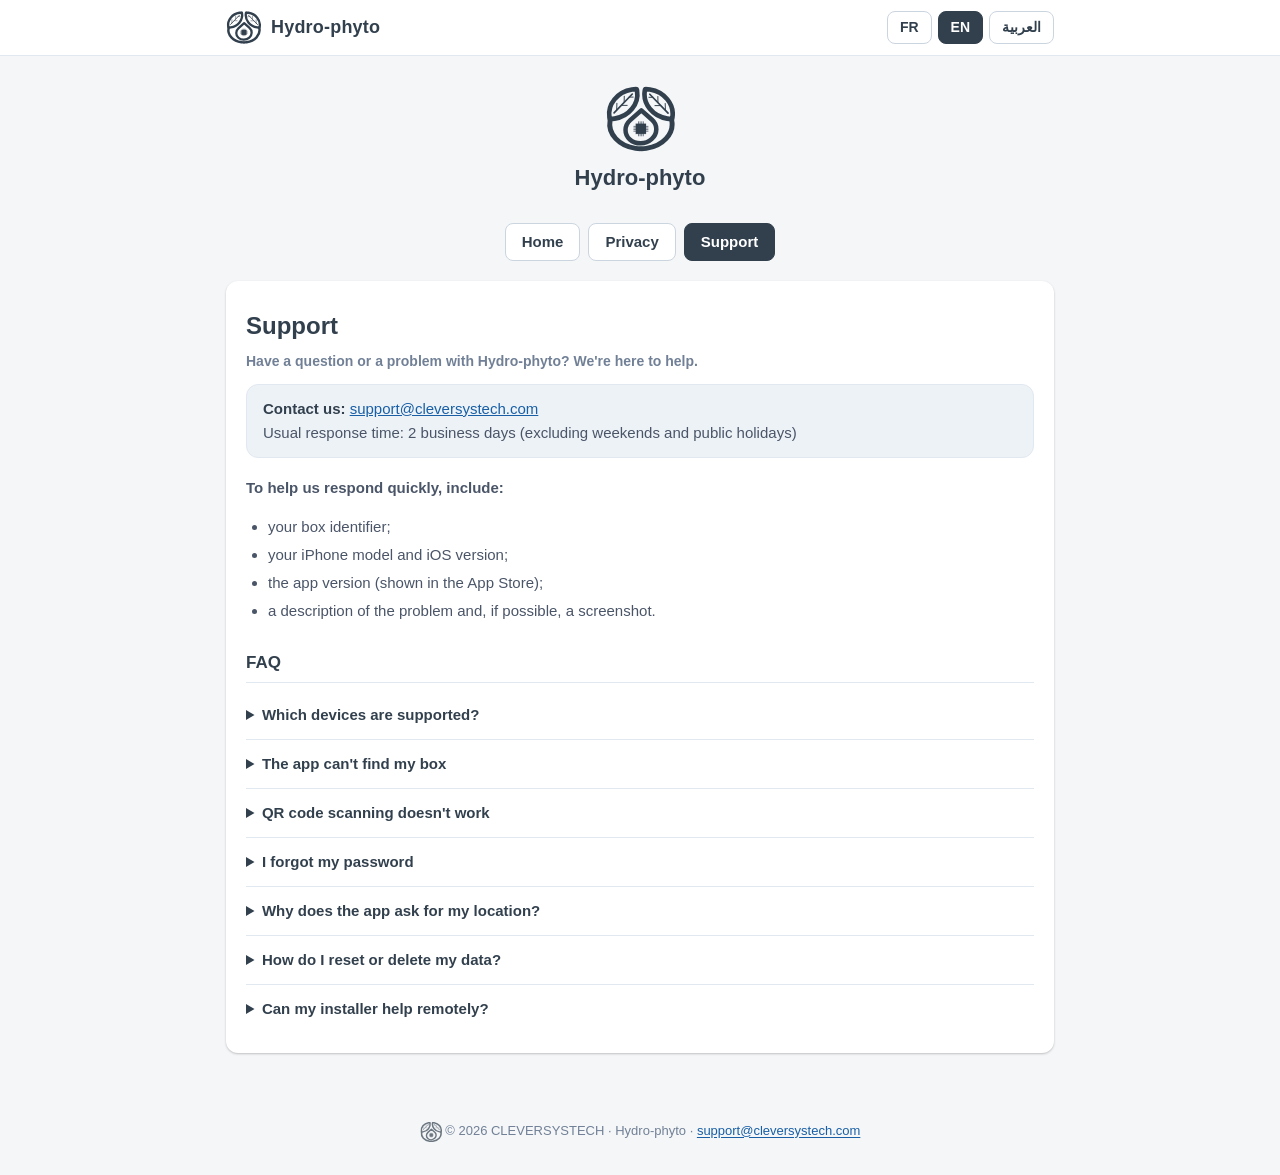
<file: support.html>
<!doctype html>
<html lang="fr" dir="ltr" data-lang="fr">
<head>
<meta charset="utf-8">
<meta name="viewport" content="width=device-width, initial-scale=1">
<title>Hydro-phyto – Support</title>
<meta name="description" content="Support et questions fréquentes de l'application Hydro-phyto (CLEVERSYSTECH).">
<meta name="theme-color" content="#32404e">
<link rel="icon" href="assets/img/favicon.svg" type="image/svg+xml">
<link rel="stylesheet" href="assets/css/style.css">
<script>window.PAGE_TITLES = {fr: "Hydro-phyto – Support", en: "Hydro-phyto – Support", ar: "Hydro-phyto – الدعم"};</script>
<script src="assets/js/lang.js" defer></script>
</head>
<body>

<header class="top">
  <div class="bar">
    <a class="brand" href="index.html"><picture><source srcset="assets/img/logo-light.svg" media="(prefers-color-scheme: dark)"><img class="logo" src="assets/img/logo.svg" alt="" aria-hidden="true" width="70" height="64"></picture><span>Hydro-phyto</span></a>
    <div class="langs" role="group" aria-label="Language">
      <button type="button" data-set-lang="fr" aria-pressed="true">FR</button>
      <button type="button" data-set-lang="en" aria-pressed="false">EN</button>
      <button type="button" data-set-lang="ar" aria-pressed="false">العربية</button>
    </div>
  </div>
</header>

<div class="hero"><picture><source srcset="assets/img/logo-light.svg" media="(prefers-color-scheme: dark)"><img class="logo" src="assets/img/logo.svg" alt="Hydro-phyto" width="70" height="64"></picture><span class="name">Hydro-phyto</span></div>

<main>

<div data-content="fr" lang="fr" dir="ltr">
  <nav class="toc">
    <a href="index.html">Accueil</a>
    <a href="privacy.html">Confidentialité</a>
    <a href="support.html" aria-current="page">Support</a>
  </nav>

  <section class="card">
    <h1>Support</h1>
    <p class="meta">Une question ou un problème avec Hydro-phyto ? Nous sommes là pour vous aider.</p>

    <div class="highlight">
      <strong>Nous contacter :</strong> <a href="mailto:support@cleversystech.com?subject=Support%20Hydro-phyto">support@cleversystech.com</a><br>
      Délai de réponse habituel : 2 jours ouvrés (hors week-ends et jours fériés)
    </div>

    <h3>Pour un traitement rapide, indiquez :</h3>
    <ul>
      <li>l'identifiant de votre box ;</li>
      <li>le modèle de votre iPhone et sa version d'iOS ;</li>
      <li>la version de l'application (dans l'App Store) ;</li>
      <li>une description du problème et, si possible, une capture d'écran.</li>
    </ul>

    <h2>Questions fréquentes</h2>
    <details><summary>Quels appareils sont compatibles ?</summary>
      <p>Un iPhone sous iOS 15.6 ou une version ultérieure, et une box Hydro-phyto.</p></details>
    <details><summary>L'application ne trouve pas ma box</summary>
      <ul>
        <li>Vérifiez que la box est sous tension.</li>
        <li>Scannez le QR code de la box. Si l'application vous le demande, rejoignez le Wi-Fi de la box depuis <em>Réglages iOS › Wi-Fi</em>, puis revenez dans l'application.</li>
        <li>Vérifiez que l'autorisation Réseau local est activée dans <em>Réglages iOS › Hydro-phyto</em>.</li>
        <li>Désactivez le VPN éventuel.</li>
      </ul></details>
    <details><summary>Le scan du QR code ne fonctionne pas</summary>
      <p>Autorisez l'appareil photo dans <em>Réglages iOS › Hydro-phyto</em>, nettoyez l'objectif et scannez dans un endroit bien éclairé.</p></details>
    <details><summary>J'ai oublié mon mot de passe</summary>
      <p>Sur l'écran de connexion, touchez « Mot de passe oublié ? » puis « Le réinitialiser avec mon adresse e-mail de récupération ».</p></details>
    <details><summary>Pourquoi l'application demande-t-elle ma position ?</summary>
      <p>Pour enregistrer le lieu d'installation de la box et calculer les heures de lever et de coucher du soleil utilisées par vos programmations. iOS l'exige aussi pour que l'application puisse lire le nom du Wi-Fi auquel votre iPhone est connecté ; ce nom n'est ni enregistré ni transmis. La position n'est demandée que pendant la configuration.</p></details>
    <details><summary>Comment réinitialiser ou supprimer mes données ?</summary>
      <p><strong>Réglages › Compte › Réinitialisation</strong>, puis « Compte » et/ou « Données ». Voir la <a href="privacy.html">politique de confidentialité</a>.</p></details>
    <details><summary>Mon installateur peut-il intervenir à distance ?</summary>
      <p>Oui, mais uniquement à votre demande, pour diagnostiquer un problème technique. Contactez votre installateur ou notre support.</p></details>
  </section>
</div>
<div data-content="en" lang="en" dir="ltr">
  <nav class="toc">
    <a href="index.html">Home</a>
    <a href="privacy.html">Privacy</a>
    <a href="support.html" aria-current="page">Support</a>
  </nav>

  <section class="card">
    <h1>Support</h1>
    <p class="meta">Have a question or a problem with Hydro-phyto? We're here to help.</p>

    <div class="highlight">
      <strong>Contact us:</strong> <a href="mailto:support@cleversystech.com?subject=Hydro-phyto%20support">support@cleversystech.com</a><br>
      Usual response time: 2 business days (excluding weekends and public holidays)
    </div>

    <h3>To help us respond quickly, include:</h3>
    <ul>
      <li>your box identifier;</li>
      <li>your iPhone model and iOS version;</li>
      <li>the app version (shown in the App Store);</li>
      <li>a description of the problem and, if possible, a screenshot.</li>
    </ul>

    <h2>FAQ</h2>
    <details><summary>Which devices are supported?</summary>
      <p>An iPhone running iOS 15.6 or later, and a Hydro-phyto box.</p></details>
    <details><summary>The app can't find my box</summary>
      <ul>
        <li>Make sure the box is powered on.</li>
        <li>Scan the QR code on the box. If the app asks you to, join the box's Wi-Fi from <em>iOS Settings › Wi-Fi</em>, then come back to the app.</li>
        <li>Check that Local Network access is on in <em>iOS Settings › Hydro-phyto</em>.</li>
        <li>Turn off any VPN.</li>
      </ul></details>
    <details><summary>QR code scanning doesn't work</summary>
      <p>Allow camera access in <em>iOS Settings › Hydro-phyto</em>, clean the lens and scan somewhere well lit.</p></details>
    <details><summary>I forgot my password</summary>
      <p>On the sign-in screen, tap "Forgot your password?", then "Reset it with my recovery email address".</p></details>
    <details><summary>Why does the app ask for my location?</summary>
      <p>To record where your box is installed and to compute the sunrise and sunset times your schedules use. iOS also requires it before the app can read the name of the Wi-Fi network your iPhone is connected to; that name is neither saved nor sent. The app only asks for it during setup.</p></details>
    <details><summary>How do I reset or delete my data?</summary>
      <p><strong>Settings › Account › Reset</strong>, then "Account" and/or "Data". See the <a href="privacy.html">privacy policy</a>.</p></details>
    <details><summary>Can my installer help remotely?</summary>
      <p>Yes, but only at your request, to diagnose a technical issue. Contact your installer or our support.</p></details>
  </section>
</div>
<div data-content="ar" lang="ar" dir="rtl">
  <nav class="toc">
    <a href="index.html">الرئيسية</a>
    <a href="privacy.html">الخصوصية</a>
    <a href="support.html" aria-current="page">الدعم</a>
  </nav>

  <section class="card">
    <h1>الدعم</h1>
    <p class="meta">لديك سؤال أو مشكلة في Hydro-phyto؟ نحن هنا لمساعدتك.</p>

    <div class="highlight">
      <strong>تواصل معنا:</strong> <a href="mailto:support@cleversystech.com?subject=Hydro-phyto%20support">support@cleversystech.com</a><br>
      مدة الرد المعتادة: يوما عمل (دون احتساب عطلات نهاية الأسبوع والعطل الرسمية)
    </div>

    <h3>لمعالجة طلبك بسرعة، أرسل لنا:</h3>
    <ul>
      <li>معرّف صندوقك؛</li>
      <li>طراز جهاز iPhone وإصدار iOS؛</li>
      <li>إصدار التطبيق (يظهر في App Store)؛</li>
      <li>وصفًا للمشكلة، ولقطة شاشة إن أمكن.</li>
    </ul>

    <h2>الأسئلة الشائعة</h2>
    <details><summary>ما الأجهزة المتوافقة؟</summary>
      <p>جهاز iPhone بنظام iOS 15.6 أو أحدث، وصندوق Hydro-phyto.</p></details>
    <details><summary>لا يعثر التطبيق على صندوقي</summary>
      <ul>
        <li>تأكّد من أن الصندوق موصول بالكهرباء.</li>
        <li>امسح رمز QR الموجود على الصندوق. وإذا طلب منك التطبيق ذلك، فانضمّ إلى شبكة Wi-Fi الخاصة بالصندوق من <em>إعدادات iOS › Wi-Fi</em>، ثم عُد إلى التطبيق.</li>
        <li>تحقّق من تفعيل إذن الشبكة المحلية في <em>إعدادات iOS › Hydro-phyto</em>.</li>
        <li>أوقف أي VPN.</li>
      </ul></details>
    <details><summary>مسح رمز QR لا يعمل</summary>
      <p>اسمح باستخدام الكاميرا من <em>إعدادات iOS › Hydro-phyto</em>، ونظّف العدسة، وامسح الرمز في مكان جيد الإضاءة.</p></details>
    <details><summary>نسيت كلمة المرور</summary>
      <p>في شاشة تسجيل الدخول، المس «نسيت كلمة المرور؟» ثم «إعادة تعيينها باستخدام بريدي الإلكتروني للاسترداد».</p></details>
    <details><summary>لماذا يطلب التطبيق موقعي؟</summary>
      <p>لتسجيل مكان تثبيت الصندوق وحساب موعدَي الشروق والغروب اللذين تعتمد عليهما جداولك. ويشترطه نظام iOS أيضًا كي يتمكن التطبيق من قراءة اسم شبكة Wi-Fi المتصل بها جهاز iPhone، ولا يُحفظ هذا الاسم ولا يُرسل. لا يُطلب الموقع إلا أثناء الإعداد.</p></details>
    <details><summary>كيف أعيد تعيين بياناتي أو أحذفها؟</summary>
      <p><strong>الإعدادات › الحساب › إعادة التعيين</strong>، ثم «الحساب» و/أو «البيانات». راجع <a href="privacy.html">سياسة الخصوصية</a>.</p></details>
    <details><summary>هل يمكن للمركّب التدخل عن بُعد؟</summary>
      <p>نعم، بناءً على طلبك فقط، لتشخيص مشكلة تقنية. تواصل مع المركّب أو مع فريق الدعم لدينا.</p></details>
  </section>
</div>

</main>

<footer><picture><source srcset="assets/img/logo-light.svg" media="(prefers-color-scheme: dark)"><img class="logo" src="assets/img/logo.svg" alt="" aria-hidden="true" width="70" height="64"></picture> © 2026 CLEVERSYSTECH · Hydro-phyto · <a href="mailto:support@cleversystech.com">support@cleversystech.com</a></footer>
</body>
</html>
</file>
<file: assets/css/style.css>
/* Charte de l'application Hydro-phyto */
:root {
  --brand: #32404e;          /* logo, textes principaux */
  --bg: #f4f6f8;
  --surface: #ffffff;
  --text: #32404e;
  --label: #4A5568;          /* stackLabelColor */
  --muted: #718096;          /* fieldLabelColor */
  --border: #CBD5E0;
  --border-soft: #E2E8F0;
  --soft: #EDF2F7;
  --link: #185FA5;
  --shadow: 0 1px 2.2px rgba(0,0,0,.22);
  --todo-bg: #FEF3C7; --todo-text: #8A6E20;
}
@media (prefers-color-scheme: dark) {
  :root {
    --brand: #E2E8F0; --bg: #161c22; --surface: #1f2730; --text: #E2E8F0;
    --label: #CBD5E0; --muted: #A0AEC0; --border: #3a4654; --border-soft: #2d3742;
    --soft: #27313c; --link: #60A5FA; --shadow: 0 1px 3px rgba(0,0,0,.5);
    --todo-bg: #4a3b0a; --todo-text: #ffe08a;
  }
}
* { box-sizing: border-box; }
body {
  margin: 0; background: var(--bg); color: var(--text);
  font: 15px/1.6 -apple-system, BlinkMacSystemFont, "SF Pro Text", "Segoe UI", Roboto, "Noto Sans", "Noto Sans Arabic", Tahoma, sans-serif;
  -webkit-font-smoothing: antialiased;
}
header.top {
  position: sticky; top: 0; z-index: 2; background: var(--surface);
  border-bottom: 1px solid var(--border-soft);
}
.bar { max-width: 860px; margin: 0 auto; padding: 10px 16px; display: flex; gap: 12px; align-items: center; justify-content: space-between; flex-wrap: wrap; }
.brand { display: flex; align-items: center; gap: 10px; color: var(--brand); font-weight: 700; font-size: 18px; letter-spacing: .2px; text-decoration: none; }
.brand .logo { width: 35px; height: 35px; display: block; }
.langs { display: flex; gap: 6px; }
.langs button {
  font: inherit; font-size: 14px; font-weight: 600; padding: 4px 12px; border-radius: 8px; cursor: pointer;
  border: 1px solid var(--border); background: var(--surface); color: var(--brand);
}
.langs button[aria-pressed="true"] { background: var(--brand); border-color: var(--brand); color: var(--surface); }
.hero { text-align: center; padding: 28px 16px 4px; }
.hero .logo { width: 70px; height: 70px; display: block; margin: 0 auto; }
.hero .name { display: block; margin-top: 6px; font-size: 22px; font-weight: 700; color: var(--brand); }
main { max-width: 860px; margin: 0 auto; padding: 16px 16px 48px; }
[data-content] { display: none; }
html[data-lang="fr"] [data-content="fr"],
html[data-lang="en"] [data-content="en"],
html[data-lang="ar"] [data-content="ar"] { display: block; }
nav.toc { display: flex; gap: 8px; justify-content: center; flex-wrap: wrap; margin: 8px 0 20px; }
nav.toc a {
  text-decoration: none; color: var(--brand); background: var(--surface);
  border: 1px solid var(--border); padding: 6px 16px; border-radius: 8px; font-weight: 600;
}
section.card {
  background: var(--surface); border-radius: 12px; box-shadow: var(--shadow);
  padding: 8px 20px 20px; margin-bottom: 20px; scroll-margin-top: 72px;
}
h1 { font-size: 24px; margin: 18px 0 4px; color: var(--brand); }
h2 { font-size: 17px; margin: 26px 0 8px; color: var(--brand); padding-bottom: 6px; border-bottom: 1px solid var(--border-soft); }
h3 { font-size: 15px; margin: 18px 0 4px; color: var(--label); }
p, li { color: var(--label); }
strong { color: var(--text); }
.meta { color: var(--muted); font-size: 14px; font-weight: 600; margin: 0 0 12px; }
a { color: var(--link); }
ul { padding-inline-start: 22px; }
li { margin: 4px 0; }
.table-wrap { overflow-x: auto; margin: 8px 0; border: 1px solid var(--border-soft); border-radius: 10px; }
table { border-collapse: collapse; width: 100%; font-size: 14px; min-width: 560px; }
th, td { text-align: start; vertical-align: top; padding: 9px 12px; border-bottom: 1px solid var(--border-soft); color: var(--label); }
tr:last-child td { border-bottom: 0; }
th { background: var(--soft); color: var(--muted); font-weight: 600; font-size: 13px; }
td:first-child { color: var(--text); font-weight: 600; }
.highlight { background: var(--soft); border: 1px solid var(--border-soft); border-radius: 12px; padding: 12px 16px; margin: 12px 0; color: var(--label); }
.todo { background: var(--todo-bg); color: var(--todo-text); padding: 0 4px; border-radius: 4px; font-weight: 600; }
.options { display: grid; grid-template-columns: repeat(auto-fit, minmax(240px, 1fr)); gap: 12px; margin: 12px 0; }
.option { border: 1px solid var(--border); border-radius: 12px; padding: 4px 16px 12px; background: var(--surface); }
.option h3 { margin: 12px 0 2px; color: var(--brand); font-size: 16px; }
.option .tag { display: inline-block; font-size: 12px; font-weight: 600; color: var(--muted); background: var(--soft); border-radius: 6px; padding: 1px 8px; }
.option dl { margin: 8px 0 0; }
.option dt { font-size: 13px; font-weight: 600; color: var(--muted); margin-top: 10px; }
.option dd { margin: 2px 0 0; color: var(--label); }
.warn { border-inline-start: 3px solid var(--brand); }
details { border-bottom: 1px solid var(--border-soft); padding: 12px 0; }
details:last-of-type { border-bottom: 0; }
summary { cursor: pointer; font-weight: 600; color: var(--text); }
details p, details ul { margin: 8px 0 0; }
footer { text-align: center; color: var(--muted); font-size: 13px; padding: 0 16px 32px; }
footer .logo { width: 22px; height: 22px; vertical-align: middle; opacity: .7; }
nav.toc a[aria-current="page"] { background: var(--brand); border-color: var(--brand); color: var(--surface); }

/* Fiche App Store : champs à copier */
.field { border: 1px solid var(--border-soft); border-radius: 12px; margin: 14px 0; overflow: hidden; }
.field-head { display: flex; align-items: center; gap: 10px; padding: 8px 12px; background: var(--soft); border-bottom: 1px solid var(--border-soft); }
.field-name { font-weight: 600; color: var(--text); flex: 1; }
.count { font-size: 13px; font-weight: 600; color: var(--muted); font-variant-numeric: tabular-nums; }
.count.over { color: #c53030; }
.copy { font: inherit; font-size: 13px; font-weight: 600; padding: 2px 10px; border-radius: 8px; cursor: pointer; border: 1px solid var(--border); background: var(--surface); color: var(--brand); min-width: 64px; }
.copytext { white-space: pre-wrap; overflow-wrap: anywhere; padding: 12px; color: var(--label); }
code { font-size: 13px; background: var(--soft); border-radius: 4px; padding: 0 4px; overflow-wrap: anywhere; }

/* Page société (index.html) */
.hero .tagline { display: block; max-width: 560px; margin: 6px auto 0; color: var(--muted); font-size: 15px; font-weight: 600; }
.skills { display: grid; grid-template-columns: repeat(auto-fit, minmax(220px, 1fr)); gap: 12px; margin: 12px 0 4px; }
.skill { border: 1px solid var(--border-soft); border-radius: 12px; padding: 4px 16px 10px; background: var(--soft); }
.skill h3 { margin: 12px 0 2px; color: var(--brand); font-size: 15px; }
.skill p { margin: 4px 0 0; font-size: 14px; }
dl.legal { display: grid; grid-template-columns: minmax(140px, max-content) 1fr; gap: 6px 16px; margin: 12px 0; }
dl.legal dt { font-weight: 600; color: var(--text); }
dl.legal dd { margin: 0; color: var(--label); overflow-wrap: anywhere; }
@media (max-width: 520px) {
  dl.legal { grid-template-columns: 1fr; gap: 0; }
  dl.legal dd { margin-bottom: 10px; }
}
</file>
